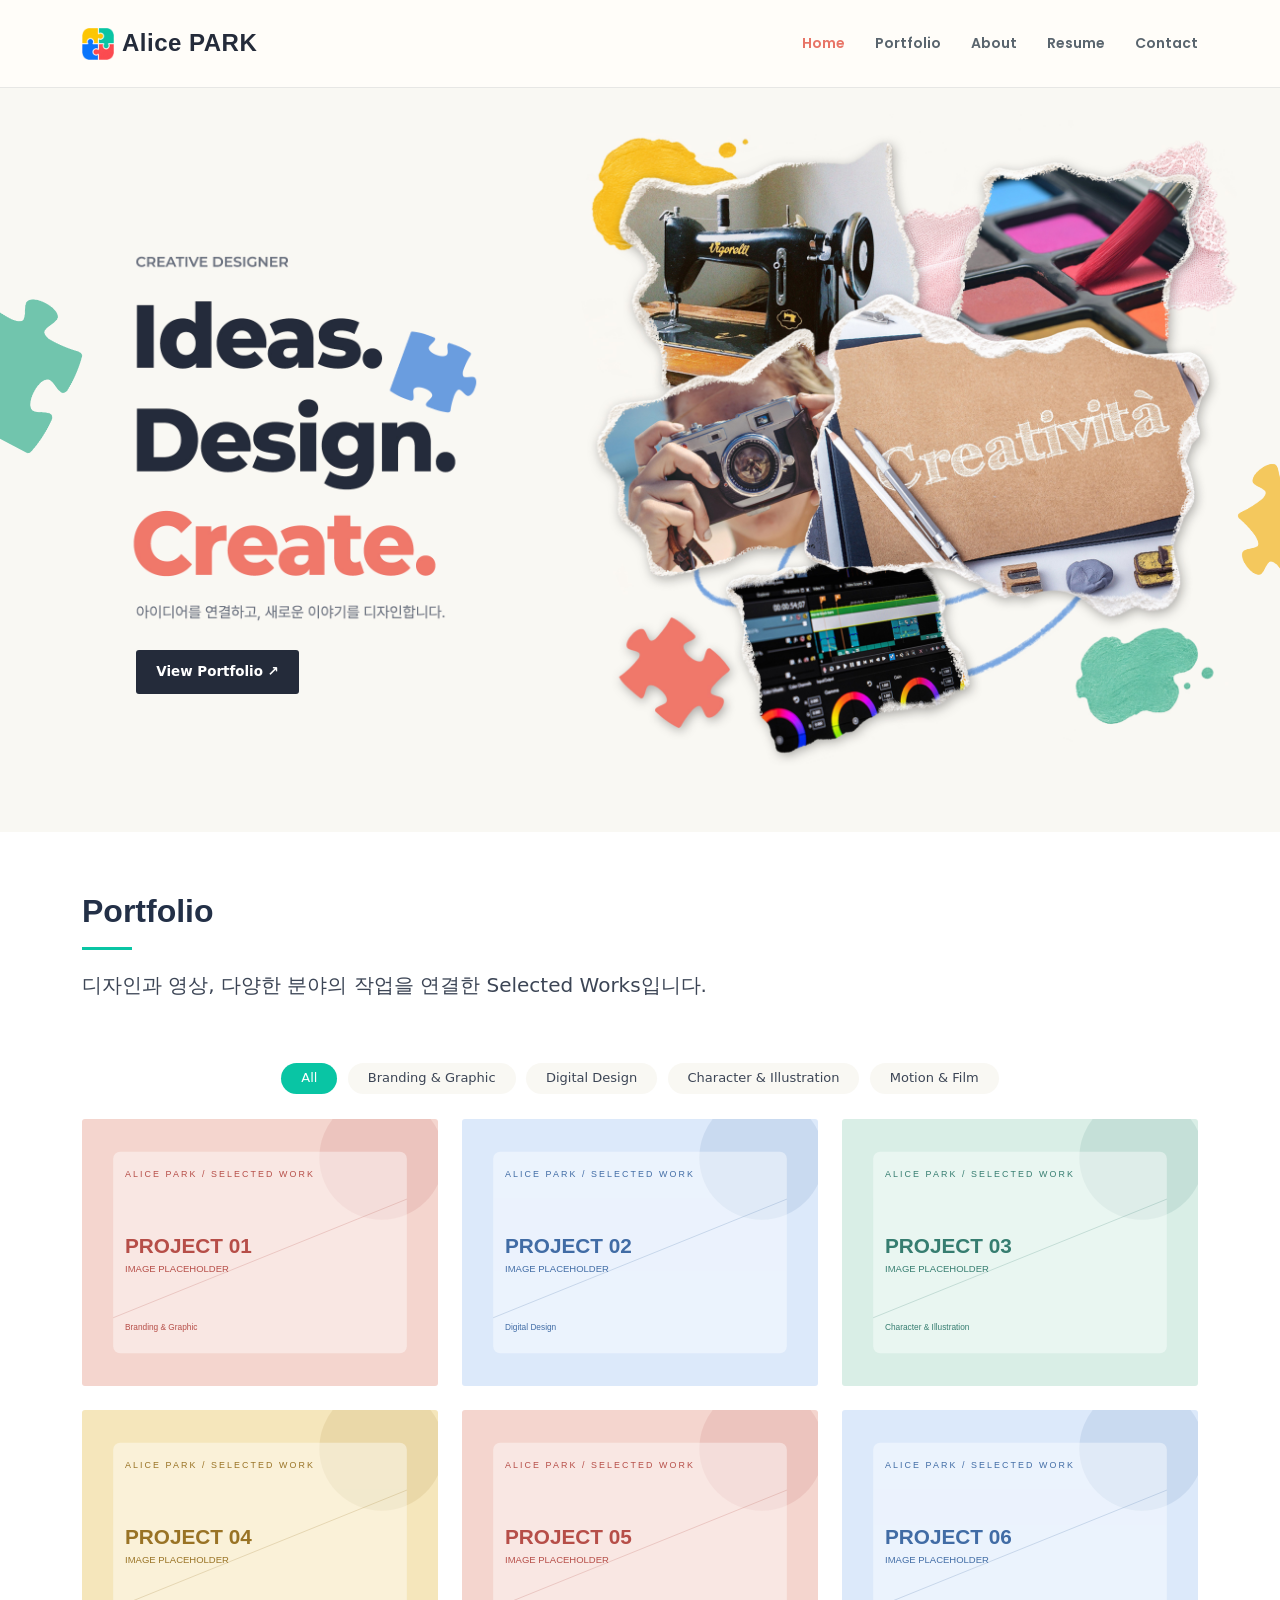
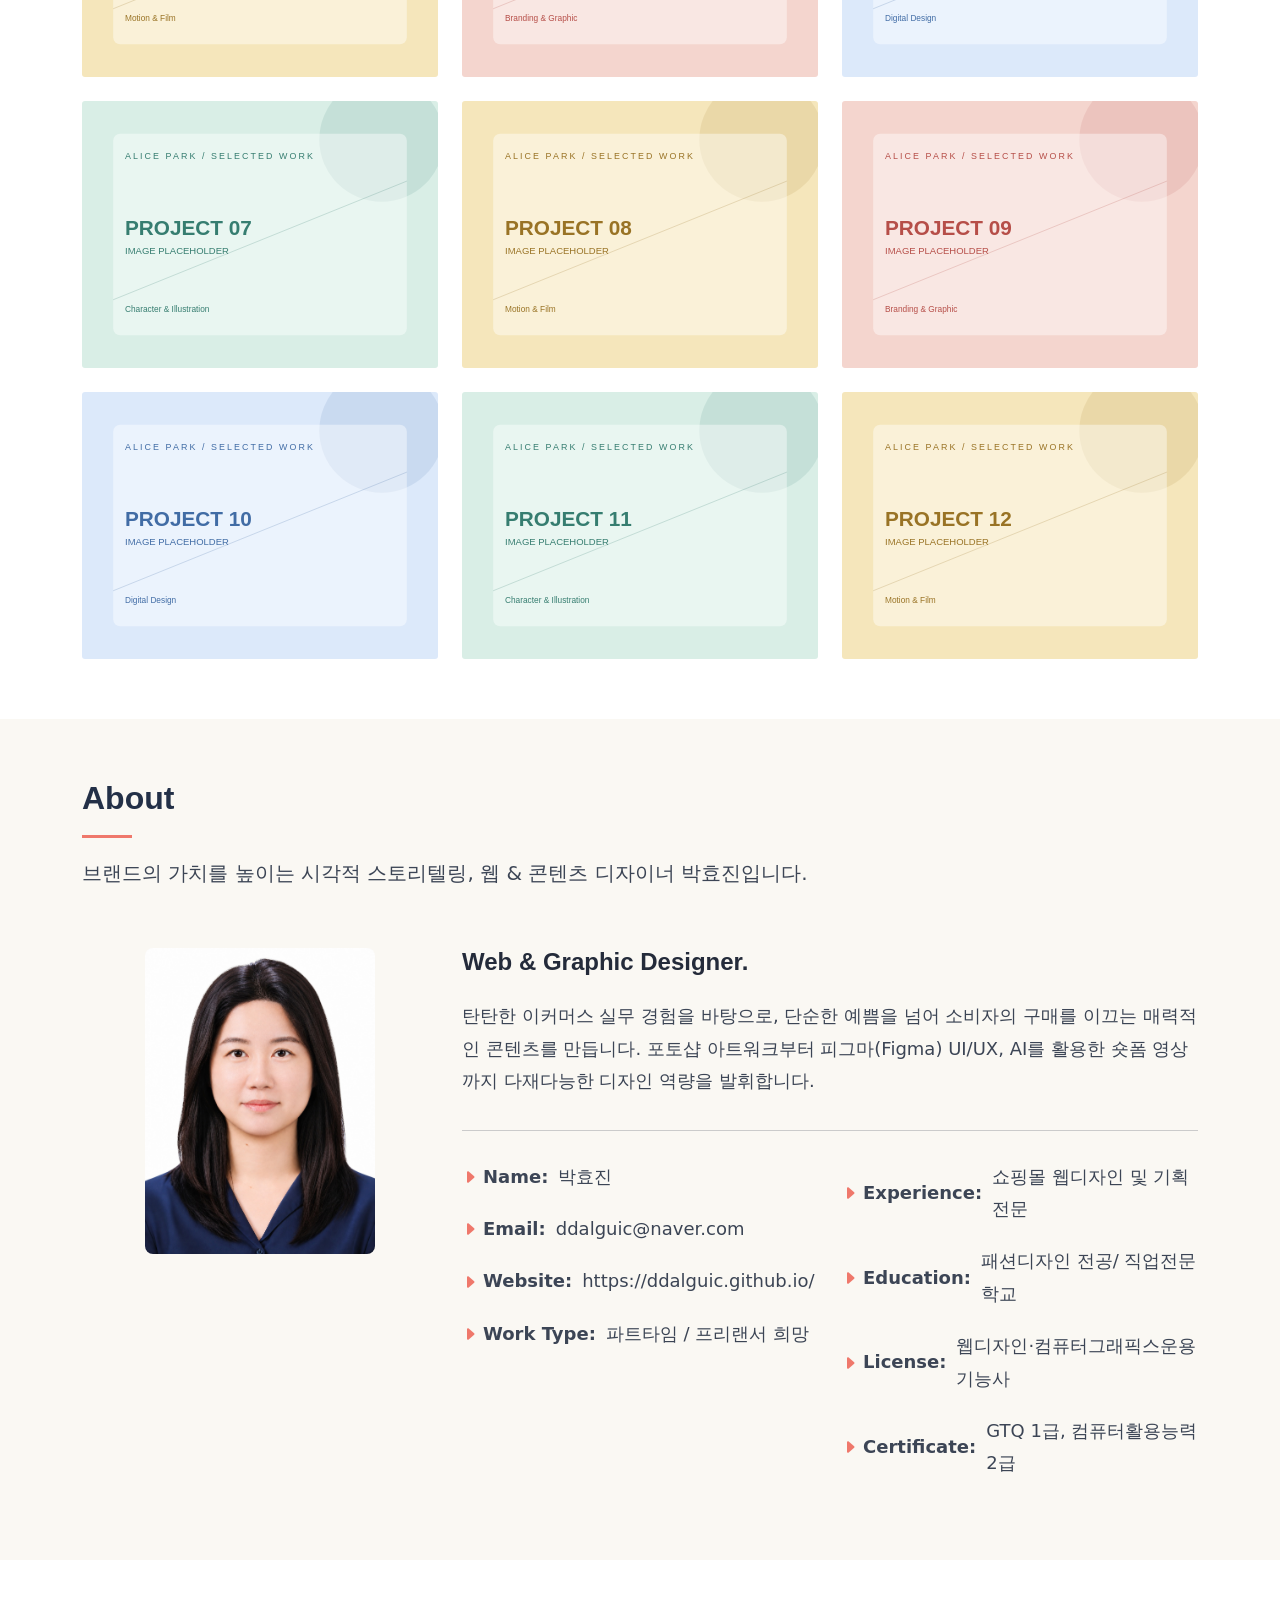
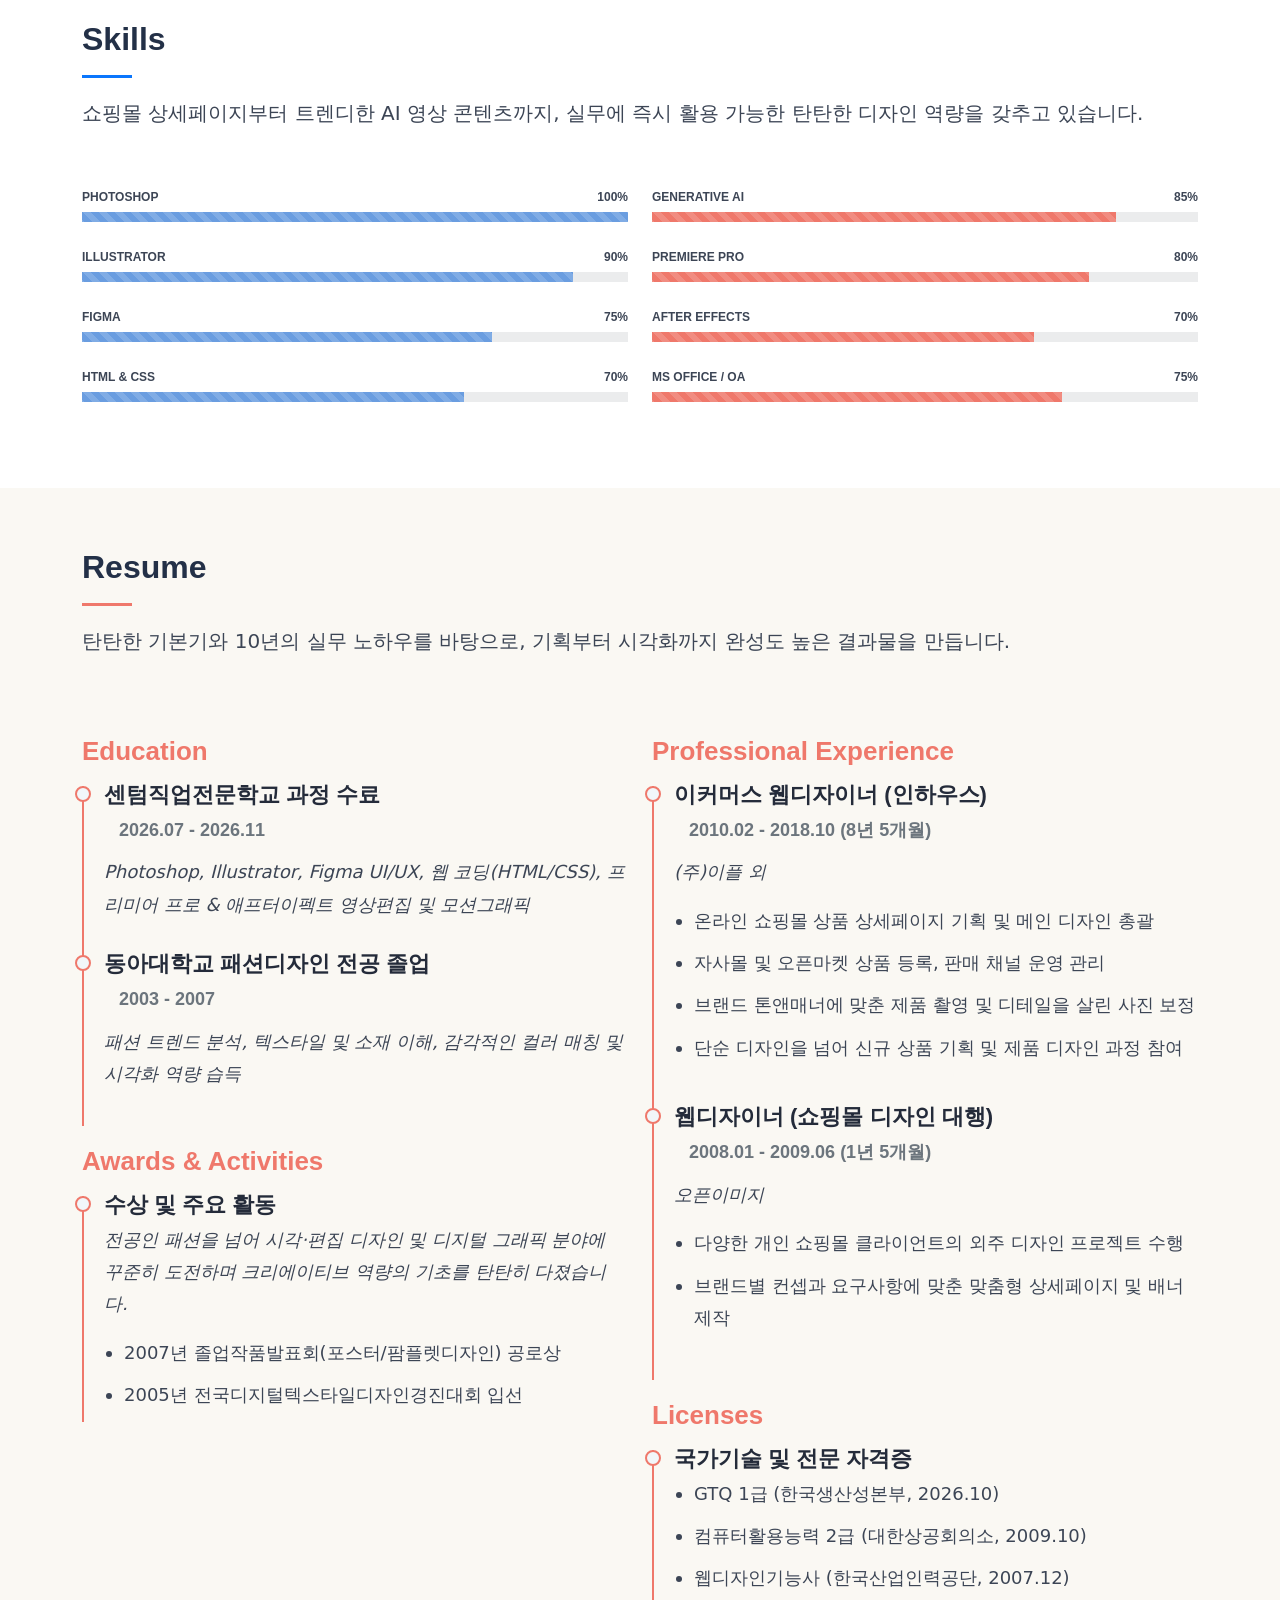
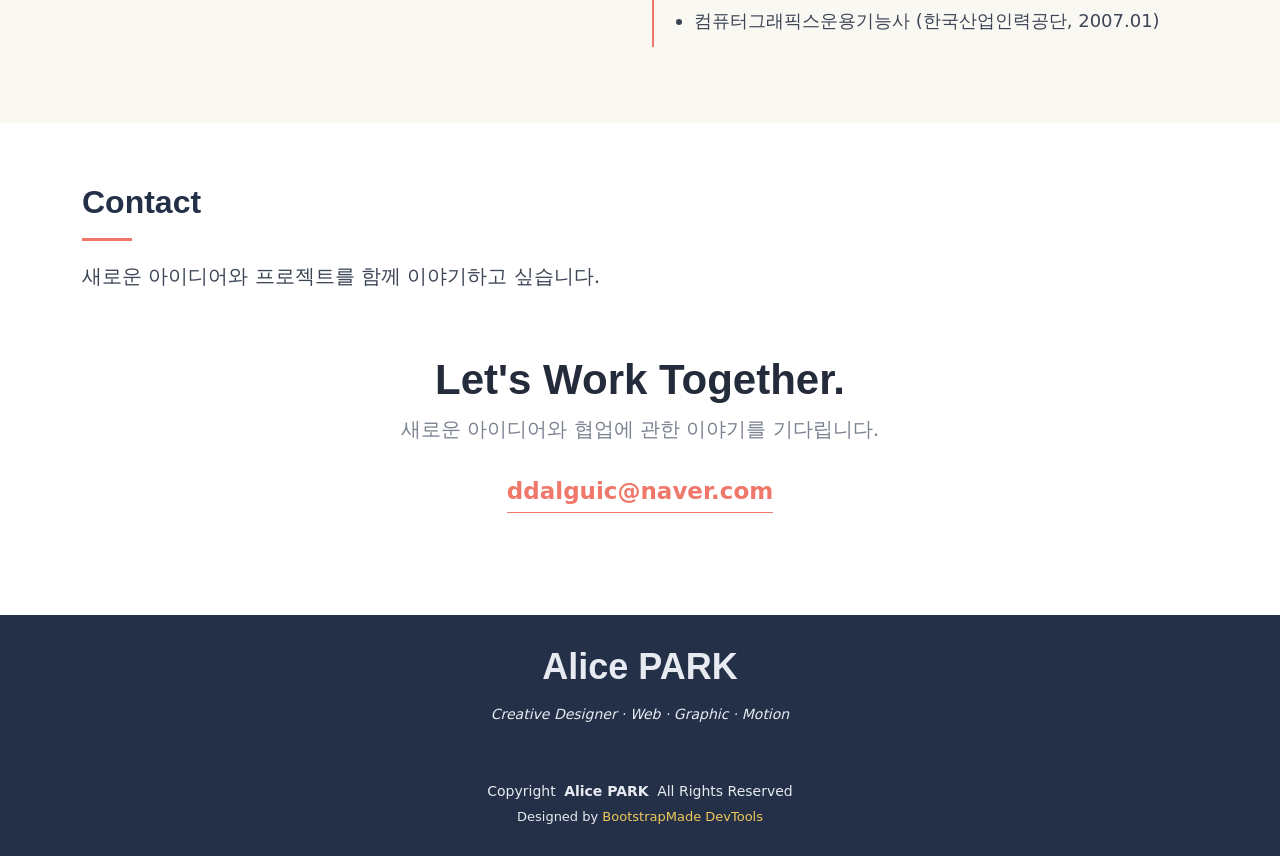
<file: index.html>
<!DOCTYPE html>

<html lang="ko">
<head>
  <meta charset="utf-8"/>
  <meta content="박효진" name="author"/>
  <meta content="안녕하세요. 그래픽디자인, 영상 전문입니다." name="description"/>
  <meta content="포트폴리오, 포토샵, 일러스트레이터, 영상, html, css, js" name="keywords"/>
  <meta content="noindex, nofollow" name="robots"/>
  <meta content="ie=edge" http-equiv="X-UA-Compatible"/>
  <meta content="width=device-width, initial-scale=1.0" name="viewport"/>

<title>디자이너 박효진 포트폴리오</title>

  <!-- Favicons -->
  <link href="assets/img/favicon.png" rel="icon"/>
  <link href="assets/img/apple-touch-icon.png" rel="apple-touch-icon"/>
  <!-- Fonts -->
  <link href="https://fonts.googleapis.com" rel="preconnect"/>
  <link crossorigin="" href="https://fonts.gstatic.com" rel="preconnect"/>
  <link href="https://fonts.googleapis.com/css2?family=Roboto:ital,wght@0,100;0,300;0,400;0,500;0,700;0,900;1,100;1,300;1,400;1,500;1,700;1,900&amp;family=Poppins:ital,wght@0,100;0,200;0,300;0,400;0,500;0,600;0,700;0,800;0,900;1,100;1,200;1,300;1,400;1,500;1,600;1,700;1,800;1,900&amp;family=Playfair+Display:ital,wght@0,400;0,500;0,600;0,700;0,800;0,900;1,400;1,500;1,600;1,700;1,800;1,900&amp;display=swap" rel="stylesheet"/>
  <!-- Vendor CSS Files -->
  <link href="assets/vendor/bootstrap/css/bootstrap.min.css" rel="stylesheet"/>
  <link href="assets/vendor/bootstrap-icons/bootstrap-icons.css" rel="stylesheet"/>
  <link href="assets/vendor/aos/aos.css" rel="stylesheet"/>
  <link href="assets/vendor/glightbox/css/glightbox.min.css" rel="stylesheet"/>
  <link href="assets/vendor/swiper/swiper-bundle.min.css" rel="stylesheet"/>
  <!-- Main CSS File -->
  <link href="assets/css/main.css" rel="stylesheet"/>
  <link href="assets/css/alice-custom.css" rel="stylesheet"/>
</head>

<body class="index-page">
  <header class="header d-flex align-items-center sticky-top" id="header">
    <div class="container-fluid container-xl position-relative d-flex align-items-center justify-content-between">
      <a class="logo d-flex align-items-center" href="index.html">
        <!-- Uncomment the line below if you also wish to use an image logo -->
        <img alt="Alice PARK puzzle mark" src="assets/img/logo.png"/>
        <h1 class="sitename">Alice PARK</h1>
      </a>

      <nav class="navmenu" id="navmenu">
        <ul>
          <li><a class="active" href="#hero">Home</a></li>
          <li><a href="#portfolio">Portfolio</a></li>
          <li><a href="#about">About</a></li>
          <li><a href="#resume">Resume</a></li>
          <li><a href="#contact">Contact</a></li>
        </ul>
        <i class="mobile-nav-toggle d-xl-none bi bi-list"></i>
      </nav>
    </div>
  </header>

  <main class="main">

  <!-- Hero Section -->
  <!-- ===== 메인 비주얼 시작: 이미지 교체는 assets/img/main_left.jpg, main_right.jpg ===== -->
  <section class="hero section alice-hero" id="hero">
    <div class="container alice-hero-inner alice-hero-images">
      <div class="alice-image-panel alice-image-left">
        <!-- 왼쪽 타이포그래피 이미지 -->
        <img alt="Alice PARK creative designer typography" class="alice-hero-img" fetchpriority="high" src="assets/img/main_left.jpg"/>
        <a class="alice-image-button" href="#portfolio">View Portfolio  ↗</a>
      </div>
      <div class="alice-image-panel alice-image-right">
        <!-- 오른쪽 콜라주 이미지 -->
        <img alt="Alice PARK creative works collage" class="alice-hero-img" src="assets/img/main_right.jpg"/>
      </div>
    </div>
    <!-- 왼쪽 민트 퍼즐: 회전 및 위치는 alice-custom.css에서 수정 -->
    <img alt="" aria-hidden="true" class="alice-edge-puzzle alice-edge-left" src="assets/img/puzzle-left.png"/>
    <!-- 오른쪽 블루 퍼즐: 회전 및 위치는 alice-custom.css에서 수정 -->
    <img alt="" aria-hidden="true" class="alice-edge-puzzle alice-edge-right" src="assets/img/puzzle-right.png"/>
  </section>
  <!-- ===== 메인 비주얼 끝 ===== -->
  <!-- /Hero Section -->

  <!-- Portfolio Section -->
  <section class="portfolio section" id="portfolio">
    <!-- Section Title -->
    <div class="container section-title" data-aos="fade-up">
      <h2>Portfolio</h2>
      <p>디자인과 영상, 다양한 분야의 작업을 연결한 Selected Works입니다.</p>
    </div>
    <!-- End Section Title -->

    <div class="container">
      <div class="isotope-layout" data-default-filter="*" data-layout="masonry" data-sort="original-order">
        <ul class="portfolio-filters isotope-filters" data-aos="fade-up" data-aos-delay="100">
          <li class="filter-active" data-filter="*">All</li>
          <li data-filter=".filter-branding">Branding &amp; Graphic</li>
          <li data-filter=".filter-digital">Digital Design</li>
          <li data-filter=".filter-character">Character &amp; Illustration</li>
          <li data-filter=".filter-film">Motion &amp; Film</li>
        </ul>
        <!-- End Portfolio Filters -->
        <div class="row gy-4 isotope-container" data-aos="fade-up" data-aos-delay="200">
          <div class="col-lg-4 col-md-6 portfolio-item isotope-item filter-branding">
            <img alt="MORÉ Branding placeholder" class="img-fluid" src="assets/img/work-placeholders/work-01.svg"/>
            <div class="portfolio-info">
              <h4>MORÉ Branding</h4>
              <p>Branding &amp; Graphic</p>
              <a class="glightbox preview-link" data-gallery="portfolio-gallery-branding" href="assets/img/work-placeholders/work-01.svg" title="MORÉ Branding">
                <i class="bi bi-zoom-in"></i>
              </a>
              <a aria-label="MORÉ Branding 상세 설명 보기" class="details-link" href="portfolio-details2.html" title="MORÉ Branding 상세 설명">
                <i class="bi bi-link-45deg"></i>
              </a>
            </div>
          </div>
          <div class="col-lg-4 col-md-6 portfolio-item isotope-item filter-digital">
            <img alt="Alice PARK Portfolio placeholder" class="img-fluid" src="assets/img/work-placeholders/work-02.svg"/>
            <div class="portfolio-info">
              <h4>Alice PARK Portfolio</h4>
              <p>Digital Design</p>
              <a class="glightbox preview-link" data-gallery="portfolio-gallery-digital" href="assets/img/work-placeholders/work-02.svg" title="Alice PARK Portfolio">
                <i class="bi bi-zoom-in"></i>
              </a>
              <a aria-label="Alice PARK Portfolio 상세 설명 보기" class="details-link" href="portfolio-details2.html" title="Alice PARK Portfolio 상세 설명">
                <i class="bi bi-link-45deg"></i>
              </a>
            </div>
          </div>
          <div class="col-lg-4 col-md-6 portfolio-item isotope-item filter-character">
            <img alt="PATCHY Character placeholder" class="img-fluid" src="assets/img/work-placeholders/work-03.svg"/>
            <div class="portfolio-info">
              <h4>PATCHY Character</h4>
              <p>Character &amp; Illustration</p>
              <a class="glightbox preview-link" data-gallery="portfolio-gallery-character" href="assets/img/work-placeholders/work-03.svg" title="PATCHY Character">
                <i class="bi bi-zoom-in"></i>
              </a>
              <a aria-label="PATCHY Character 상세 설명 보기" class="details-link" href="portfolio-details2.html" title="PATCHY Character 상세 설명">
                <i class="bi bi-link-45deg"></i>
              </a>
            </div>
          </div>
          <div class="col-lg-4 col-md-6 portfolio-item isotope-item filter-film">
            <img alt="Cosmetic Commercial placeholder" class="img-fluid" src="assets/img/work-placeholders/work-04.svg"/>
            <div class="portfolio-info">
              <h4>Cosmetic Commercial</h4>
              <p>Motion &amp; Film</p>
              <a class="glightbox preview-link" data-gallery="portfolio-gallery-film" href="assets/img/work-placeholders/work-04.svg" title="Cosmetic Commercial">
                <i class="bi bi-zoom-in"></i>
              </a>
              <a aria-label="Cosmetic Commercial 상세 설명 보기" class="details-link" href="portfolio-details2.html" title="Cosmetic Commercial 상세 설명">
                <i class="bi bi-link-45deg"></i>
              </a>
            </div>
          </div>
          <div class="col-lg-4 col-md-6 portfolio-item isotope-item filter-branding">
            <img alt="MORÉ Detail Page placeholder" class="img-fluid" src="assets/img/work-placeholders/work-05.svg"/>
            <div class="portfolio-info">
              <h4>MORÉ Detail Page</h4>
              <p>Branding &amp; Graphic</p>
              <a class="glightbox preview-link" data-gallery="portfolio-gallery-branding" href="assets/img/work-placeholders/work-05.svg" title="MORÉ Detail Page">
                <i class="bi bi-zoom-in"></i>
              </a>
              <a aria-label="MORÉ Detail Page 상세 설명 보기" class="details-link" href="portfolio-details2.html" title="MORÉ Detail Page 상세 설명">
                <i class="bi bi-link-45deg"></i>
              </a>
            </div>
          </div>
          <div class="col-lg-4 col-md-6 portfolio-item isotope-item filter-digital">
            <img alt="쑥쑥포켓 App placeholder" class="img-fluid" src="assets/img/work-placeholders/work-06.svg"/>
            <div class="portfolio-info">
              <h4>쑥쑥포켓 App</h4>
              <p>Digital Design</p>
              <a class="glightbox preview-link" data-gallery="portfolio-gallery-digital" href="assets/img/work-placeholders/work-06.svg" title="쑥쑥포켓 App">
                <i class="bi bi-zoom-in"></i>
              </a>
              <a aria-label="쑥쑥포켓 App 상세 설명 보기" class="details-link" href="portfolio-details2.html" title="쑥쑥포켓 App 상세 설명">
                <i class="bi bi-link-45deg"></i>
              </a>
            </div>
          </div>
          <div class="col-lg-4 col-md-6 portfolio-item isotope-item filter-character">
            <img alt="AI Picture Book placeholder" class="img-fluid" src="assets/img/work-placeholders/work-07.svg"/>
            <div class="portfolio-info">
              <h4>AI Picture Book</h4>
              <p>Character &amp; Illustration</p>
              <a class="glightbox preview-link" data-gallery="portfolio-gallery-character" href="assets/img/work-placeholders/work-07.svg" title="AI Picture Book">
                <i class="bi bi-zoom-in"></i>
              </a>
              <a aria-label="AI Picture Book 상세 설명 보기" class="details-link" href="portfolio-details2.html" title="AI Picture Book 상세 설명">
                <i class="bi bi-link-45deg"></i>
              </a>
            </div>
          </div>
          <div class="col-lg-4 col-md-6 portfolio-item isotope-item filter-film">
            <img alt="Cinematic Film placeholder" class="img-fluid" src="assets/img/work-placeholders/work-08.svg"/>
            <div class="portfolio-info">
              <h4>Cinematic Film</h4>
              <p>Motion &amp; Film</p>
              <a class="glightbox preview-link" data-gallery="portfolio-gallery-film" href="assets/img/work-placeholders/work-08.svg" title="Cinematic Film">
                <i class="bi bi-zoom-in"></i>
              </a>
              <a aria-label="Cinematic Film 상세 설명 보기" class="details-link" href="portfolio-details2.html" title="Cinematic Film 상세 설명">
                <i class="bi bi-link-45deg"></i>
              </a>
            </div>
          </div>
          <div class="col-lg-4 col-md-6 portfolio-item isotope-item filter-branding">
            <img alt="OVIA Poster placeholder" class="img-fluid" src="assets/img/work-placeholders/work-09.svg"/>
            <div class="portfolio-info">
              <h4>OVIA Poster</h4>
              <p>Branding &amp; Graphic</p>
              <a class="glightbox preview-link" data-gallery="portfolio-gallery-branding" href="assets/img/work-placeholders/work-09.svg" title="OVIA Poster">
                <i class="bi bi-zoom-in"></i>
              </a>
              <a aria-label="OVIA Poster 상세 설명 보기" class="details-link" href="portfolio-details2.html" title="OVIA Poster 상세 설명">
                <i class="bi bi-link-45deg"></i>
              </a>
            </div>
          </div>
          <div class="col-lg-4 col-md-6 portfolio-item isotope-item filter-digital">
            <img alt="Responsive Web Design placeholder" class="img-fluid" src="assets/img/work-placeholders/work-10.svg"/>
            <div class="portfolio-info">
              <h4>Responsive Web Design</h4>
              <p>Digital Design</p>
              <a class="glightbox preview-link" data-gallery="portfolio-gallery-digital" href="assets/img/work-placeholders/work-10.svg" title="Responsive Web Design">
                <i class="bi bi-zoom-in"></i>
              </a>
              <a aria-label="Responsive Web Design 상세 설명 보기" class="details-link" href="portfolio-details2.html" title="Responsive Web Design 상세 설명">
                <i class="bi bi-link-45deg"></i>
              </a>
            </div>
          </div>
          <div class="col-lg-4 col-md-6 portfolio-item isotope-item filter-character">
            <img alt="AI Illustration placeholder" class="img-fluid" src="assets/img/work-placeholders/work-11.svg"/>
            <div class="portfolio-info">
              <h4>AI Illustration</h4>
              <p>Character &amp; Illustration</p>
              <a class="glightbox preview-link" data-gallery="portfolio-gallery-character" href="assets/img/work-placeholders/work-11.svg" title="AI Illustration">
                <i class="bi bi-zoom-in"></i>
              </a>
              <a aria-label="AI Illustration 상세 설명 보기" class="details-link" href="portfolio-details2.html" title="AI Illustration 상세 설명">
                <i class="bi bi-link-45deg"></i>
              </a>
            </div>
          </div>
          <div class="col-lg-4 col-md-6 portfolio-item isotope-item filter-film">
            <img alt="Competition Film placeholder" class="img-fluid" src="assets/img/work-placeholders/work-12.svg"/>
            <div class="portfolio-info">
              <h4>Competition Film</h4>
              <p>Motion &amp; Film</p>
              <a class="glightbox preview-link" data-gallery="portfolio-gallery-film" href="assets/img/work-placeholders/work-12.svg" title="Competition Film">
                <i class="bi bi-zoom-in"></i>
              </a>
              <a aria-label="Competition Film 상세 설명 보기" class="details-link" href="portfolio-details2.html" title="Competition Film 상세 설명">
                <i class="bi bi-link-45deg"></i>
              </a>
            </div>
          </div>
        </div>
      <!-- End Portfolio Container -->
      </div>
    </div>
  </section>
  <!-- /Portfolio Section -->

  <!-- About Section -->
  <section class="about section light-background" id="about">
    <!-- Section Title -->
    <div class="container section-title" data-aos="fade-up">
      <h2>About</h2>
      <p>브랜드의 가치를 높이는 시각적 스토리텔링, 웹 &amp; 콘텐츠 디자이너 박효진입니다.</p>
    </div>
    <!-- End Section Title -->
    <div class="container" data-aos="fade-up" data-aos-delay="100">
      <div class="row gy-4 justify-content-center">
        <div class="col-lg-4 alice-about-photo-column">
        <!-- 프로필 사진 교체: assets/img/about-profile.jpg -->
        <img alt="박효진프로필" class="img-fluid alice-about-photo" loading="lazy" src="assets/img/about-profile.jpg"/>
        </div>
        <div class="col-lg-8 content">
          <h2>Web &amp; Graphic Designer.</h2>
          <p class="py-3">
          탄탄한 이커머스 실무 경험을 바탕으로, 단순한 예쁨을 넘어 소비자의 구매를 이끄는 매력적인 콘텐츠를 만듭니다. 포토샵 아트워크부터 피그마(Figma) UI/UX, AI를 활용한 숏폼 영상까지 다재다능한 디자인 역량을 발휘합니다.
          </p>
          <hr/>
          <div class="row">
            <div class="col-lg-6">
              <ul>
                <li>
                  <i class="bi bi-caret-right-fill"></i>
                  <strong>Name:</strong>
                  <span>박효진</span>
                </li>
                <li>
                  <i class="bi bi-caret-right-fill"></i>
                  <strong>Email:</strong>
                  <span>ddalguic@naver.com</span>
                </li>
                <li>
                  <i class="bi bi-caret-right-fill"></i>
                  <strong>Website:</strong>
                  <span>https://ddalguic.github.io/</span>
                </li>
                <li>
                  <i class="bi bi-caret-right-fill"></i>
                  <strong>Work Type:</strong>
                  <span>파트타임 / 프리랜서 희망</span>
                </li>
              </ul>
            </div>
            <div class="col-lg-6">
              <ul>
                <li>
                  <i class="bi bi-caret-right-fill"></i>
                  <strong>Experience:</strong>
                  <span>쇼핑몰 웹디자인 및 기획 전문</span>
                </li>
                <li>
                  <i class="bi bi-caret-right-fill"></i>
                  <strong>Education:</strong>
                  <span>패션디자인 전공/ 직업전문학교</span>
                </li>
                <li>
                  <i class="bi bi-caret-right-fill"></i>
                  <strong>License:</strong>
                  <span>웹디자인·컴퓨터그래픽스운용기능사</span>
                </li>
                  <li>
                  <i class="bi bi-caret-right-fill"></i>
                  <strong>Certificate:</strong>
                  <span>GTQ 1급, 컴퓨터활용능력 2급</span>
                </li>
              </ul>
            </div>
          </div>
        </div>
      </div>
    </div>
  </section>
  <!-- /About Section -->

  <!-- Skills Section -->
  <section class="skills section" id="skills">
    <!-- Skills 그래프 색상은 assets/css/alice-custom.css의 Skills 섹션에서 관리 -->
    <!-- Section Title -->
    <div class="container section-title" data-aos="fade-up">
      <h2>Skills</h2>
      <p>쇼핑몰 상세페이지부터 트렌디한 AI 영상 콘텐츠까지, 실무에 즉시 활용 가능한 탄탄한 디자인 역량을 갖추고 있습니다.
      </p>
    </div>
    <!-- End Section Title -->
    <div class="container" data-aos="fade-up" data-aos-delay="100">
      <div class="row skills-content skills-animation">
        <div class="col-lg-6">
          <div class="progress">
            <span class="skill">
              <span>Photoshop</span>
              <i class="val">100%</i>
            </span>
            <div class="progress-bar-wrap">
              <div aria-valuemax="100" aria-valuemin="0" aria-valuenow="100" class="progress-bar progress-bar-striped progress-bar-animated" role="progressbar" style="width: 75%;">
              </div>
            </div>
          </div>
          <!-- End Skills Item -->
          <div class="progress">
            <span class="skill">
              <span>Illustrator</span>
              <i class="val">90%</i>
            </span>
            <div class="progress-bar-wrap">
              <div aria-valuemax="100" aria-valuemin="0" aria-valuenow="90" class="progress-bar progress-bar-striped progress-bar-animated" role="progressbar" style="width: 75%;">
              </div>
            </div>
          </div>
          <!-- End Skills Item -->
          <div class="progress">
            <span class="skill">
              <span>Figma</span>
              <i class="val">75%</i>
            </span>
            <div class="progress-bar-wrap">
              <div aria-valuemax="100" aria-valuemin="0" aria-valuenow="75" class="progress-bar progress-bar-striped progress-bar-animated" role="progressbar" style="width: 75%;">
              </div>
            </div>
          </div>
          <!-- End Skills Item -->
          <div class="progress">
            <span class="skill">
              <span>HTML &amp; CSS</span>
              <i class="val">70%</i>
            </span>
            <div class="progress-bar-wrap">
              <div aria-valuemax="100" aria-valuemin="0" aria-valuenow="70" class="progress-bar progress-bar-striped progress-bar-animated" role="progressbar" style="width: 75%;">
              </div>
            </div>
          </div>
          <!-- End Skills Item -->
        </div>
        <div class="col-lg-6">
          <div class="progress">
            <span class="skill">
              <span>Generative AI</span>
              <i class="val">85%</i>
            </span>
            <div class="progress-bar-wrap">
              <div aria-valuemax="100" aria-valuemin="0" aria-valuenow="85" class="progress-bar progress-bar-striped progress-bar-animated" role="progressbar" style="width: 75%;">
              </div>
            </div>
          </div>
          <!-- End Skills Item -->
          <div class="progress">
            <span class="skill">
              <span>Premiere Pro</span>
              <i class="val">80%</i>
              </span>
            <div class="progress-bar-wrap">
              <div aria-valuemax="100" aria-valuemin="0" aria-valuenow="80" class="progress-bar progress-bar-striped progress-bar-animated" role="progressbar" style="width: 75%;">
              </div>
            </div>
          </div>
          <!-- End Skills Item -->
          <div class="progress">
            <span class="skill">
              <span>After Effects</span>
              <i class="val">70%</i>
            </span>
            <div class="progress-bar-wrap">
              <div aria-valuemax="100" aria-valuemin="0" aria-valuenow="70" class="progress-bar progress-bar-striped progress-bar-animated" role="progressbar" style="width: 75%;">
              </div>
            </div>
          </div>
          <!-- End Skills Item -->
          <div class="progress">
          <span class="skill">
            <span>MS Office / OA</span>
            <i class="val">75%</i>
          </span>
          <div class="progress-bar-wrap">
            <div aria-valuemax="100" aria-valuemin="0" aria-valuenow="75" class="progress-bar progress-bar-striped progress-bar-animated" role="progressbar" style="width: 75%;">
            </div>
          </div>
        </div>
        <!-- End Skills Item -->
        </div>
      </div>
    </div>
  </section>
  <!-- /Skills Section -->

  <!-- Resume Section -->
  <section class="resume section light-background" id="resume">
    <!-- Section Title -->
    <div class="container section-title" data-aos="fade-up">
      <h2>Resume</h2>
      <p>탄탄한 기본기와 10년의 실무 노하우를 바탕으로, 기획부터 시각화까지 완성도 높은 결과물을 만듭니다.</p>
    </div>
    <!-- End Section Title -->
    <div class="container">
      <div class="row">
        <div class="col-lg-6" data-aos="fade-up" data-aos-delay="100">
          <h3 class="resume-title">Education</h3>
          <div class="resume-item">
            <h4>센텀직업전문학교 과정 수료</h4>
            <h5>2026.07 - 2026.11</h5>
            <p>
              <em>Photoshop, Illustrator, Figma UI/UX, 웹 코딩(HTML/CSS), 프리미어 프로 &amp; 애프터이펙트 영상편집 및 모션그래픽</em>
            </p>
          </div>
          <!-- Edn Resume Item -->
          <div class="resume-item">
            <h4>동아대학교 패션디자인 전공 졸업</h4>
            <h5>2003 - 2007</h5>
            <p>
              <em>패션 트렌드 분석, 텍스타일 및 소재 이해, 감각적인 컬러 매칭 및 시각화 역량 습득</em>
            </p>
          </div>
          <!-- Edn Resume Item -->
          <h3 class="resume-title">Awards &amp; Activities</h3>
          <div class="resume-item pb-0">
            <h4>수상 및 주요 활동</h4>
            <p>
              <em>전공인 패션을 넘어 시각·편집 디자인 및 디지털 그래픽 분야에 꾸준히 도전하며 크리에이티브 역량의 기초를 탄탄히 다졌습니다.</em>
            </p>
            <ul>
              <li>2007년 졸업작품발표회(포스터/팜플렛디자인) 공로상</li>
              <li>2005년 전국디지털텍스타일디자인경진대회 입선</li>
            </ul>
          </div>
          <!-- Edn Resume Item -->
        </div>
        <div class="col-lg-6" data-aos="fade-up" data-aos-delay="200">
          <h3 class="resume-title">Professional Experience</h3>
          <div class="resume-item">
            <h4>이커머스 웹디자이너 (인하우스)</h4>
            <h5>2010.02 - 2018.10 (8년 5개월)</h5>
            <p>
              <em>(주)이플 외</em>
            </p>
            <ul>
              <li>온라인 쇼핑몰 상품 상세페이지 기획 및 메인 디자인 총괄</li>
              <li>자사몰 및 오픈마켓 상품 등록, 판매 채널 운영 관리</li>
              <li>브랜드 톤앤매너에 맞춘 제품 촬영 및 디테일을 살린 사진 보정</li>
              <li>단순 디자인을 넘어 신규 상품 기획 및 제품 디자인 과정 참여</li>
            </ul>
          </div>
          <!-- Edn Resume Item -->
          <div class="resume-item">
            <h4>웹디자이너 (쇼핑몰 디자인 대행)</h4>
            <h5>2008.01 - 2009.06 (1년 5개월)</h5>
            <p>
              <em>오픈이미지</em>
            </p>
            <ul>
              <li>다양한 개인 쇼핑몰 클라이언트의 외주 디자인 프로젝트 수행</li>
              <li>브랜드별 컨셉과 요구사항에 맞춘 맞춤형 상세페이지 및 배너 제작</li>
            </ul>
          </div>
          <h3 class="resume-title">Licenses</h3>
          <div class="resume-item">
            <h4>국가기술 및 전문 자격증</h4>
            <ul>
              <li>GTQ 1급 (한국생산성본부, 2026.10)</li>
              <li>컴퓨터활용능력 2급 (대한상공회의소, 2009.10)</li>
              <li>웹디자인기능사 (한국산업인력공단, 2007.12)</li>
              <li>컴퓨터그래픽스운용기능사 (한국산업인력공단, 2007.01)</li>
            </ul>
          </div>
          <!-- Edn Resume Item -->
        </div>
      </div>
    </div>
  </section>
  <!-- /Resume Section -->
  
  <!-- Contact Section -->
  <section class="contact section alice-contact" id="contact">
    <div class="container">
      <div class="section-title">
      <h2>Contact</h2>
      <p>새로운 아이디어와 프로젝트를 함께 이야기하고 싶습니다.</p>
      </div>
      <div class="alice-contact-content">
        <!-- 이메일 주소를 변경할 때 아래 mailto와 표시 텍스트를 함께 수정하세요 -->
        <h3>Let's Work Together.</h3>
        <p>새로운 아이디어와 협업에 관한 이야기를 기다립니다.</p>
        <a class="alice-email-link" href="mailto:ddalguic@naver.com">ddalguic@naver.com</a>
      </div>
    </div>
  </section>
  <!-- /Contact Section -->
  </main>

  <footer class="footer light-background" id="footer">
    <div class="container">
      <h3 class="sitename">Alice PARK</h3>
      <p>Creative Designer · Web · Graphic · Motion</p>

      <!-- <div class="social-links d-flex justify-content-center">
      <a href=""><i class="bi bi-instagram"></i></a>
      <a href=""><i class="bi bi-skype"></i></a>
      <a href=""><i class="bi bi-linkedin"></i></a>
      </div> -->
      
      <div class="container">
        <div class="copyright">
          <span>Copyright</span>
          <strong class="px-1 sitename">Alice PARK</strong>
          <span>All Rights Reserved</span>
        </div>
        <div class="credits">Designed by
          <a href="https://bootstrapmade.com/">BootstrapMade</a>
          <a href="https://bootstrapmade.com/tools/">DevTools</a>
        </div>
      </div>
    </div>
  </footer>

  <!-- Scroll Top -->
  <a class="scroll-top d-flex align-items-center justify-content-center" href="#" id="scroll-top">
  <i class="bi bi-arrow-up-short">
  </i>
  </a>
  <!-- Preloader -->
  <div id="preloader">
  </div>
  <!-- Vendor JS Files -->
  <script src="assets/vendor/bootstrap/js/bootstrap.bundle.min.js">
  </script>
  <script src="assets/vendor/php-email-form/validate.js">
  </script>
  <script src="assets/vendor/aos/aos.js">
  </script>
  <script src="assets/vendor/waypoints/noframework.waypoints.js">
  </script>
  <script src="assets/vendor/glightbox/js/glightbox.min.js">
  </script>
  <script src="assets/vendor/imagesloaded/imagesloaded.pkgd.min.js">
  </script>
  <script src="assets/vendor/isotope-layout/isotope.pkgd.min.js">
  </script>
  <script src="assets/vendor/swiper/swiper-bundle.min.js">
  </script>
  <!-- Main JS File -->
  <script src="assets/js/main.js">
  </script>
</body>
</html>
</file>
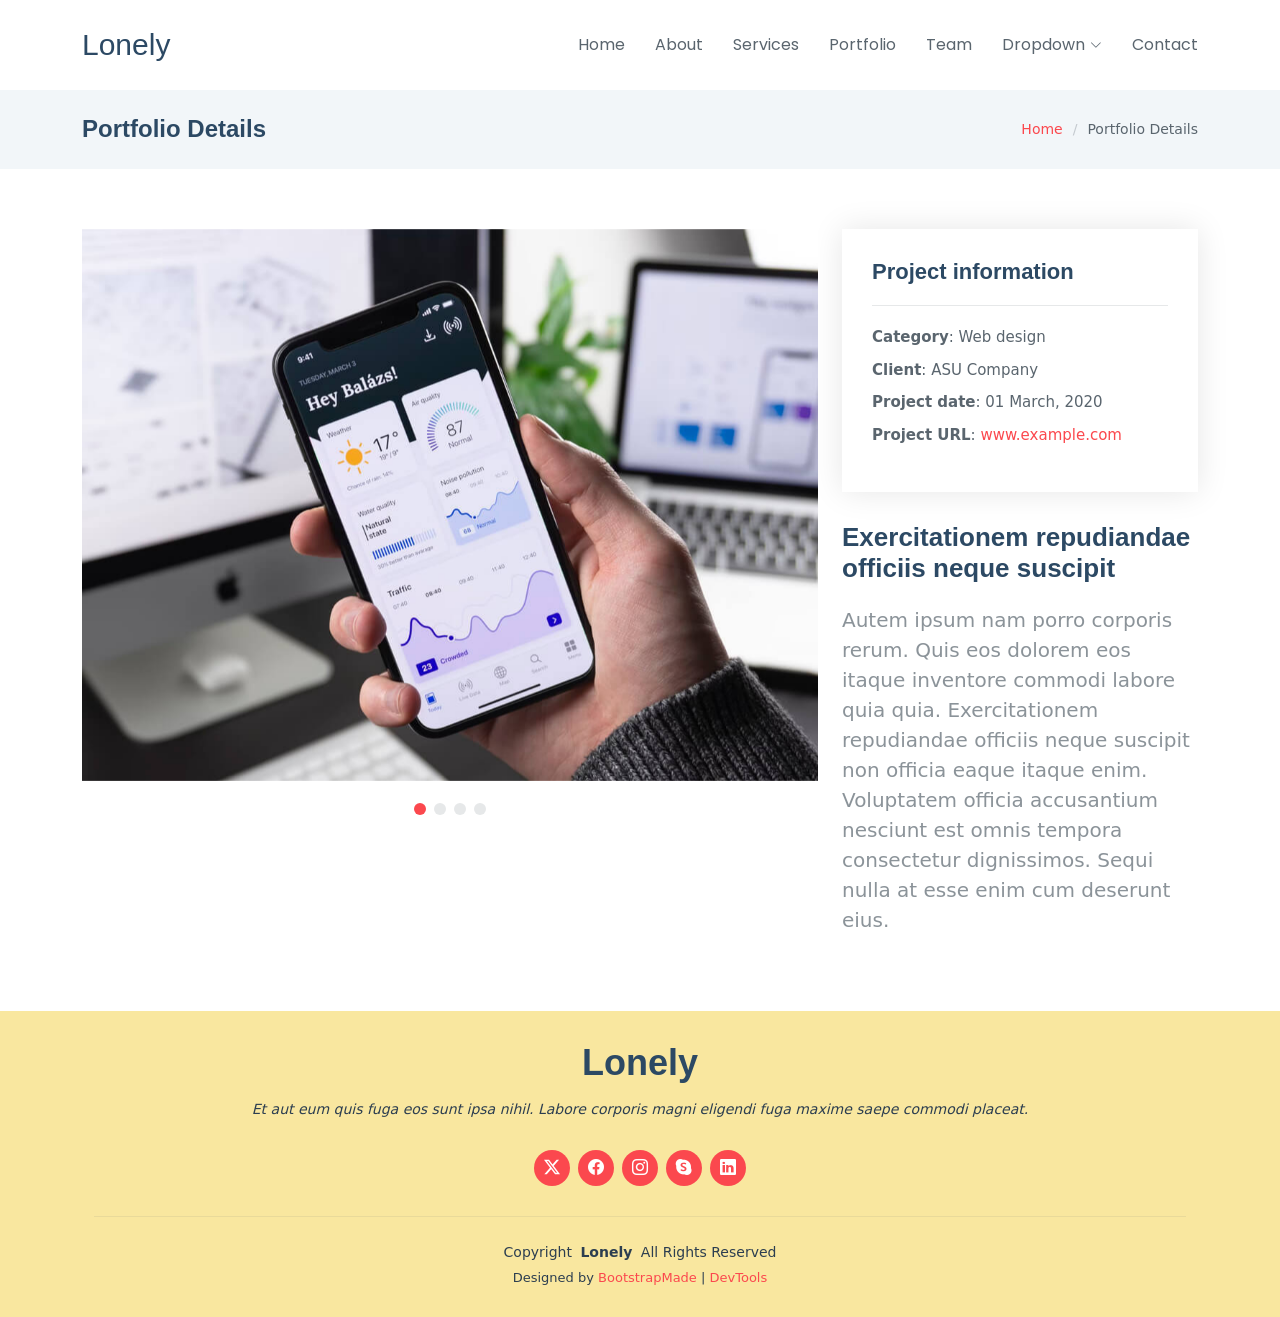
<file: portfolio-details.html>
<!DOCTYPE html>
<html lang="en">

<head>
  <meta charset="utf-8">
  <meta content="width=device-width, initial-scale=1.0" name="viewport">
  <title>Portfolio Details - Lonely Bootstrap Template</title>
  <meta name="description" content="">
  <meta name="keywords" content="">

  <!-- Favicons -->
  <link href="assets/img/favicon.png" rel="icon">
  <link href="assets/img/apple-touch-icon.png" rel="apple-touch-icon">

  <!-- Fonts -->
  <link href="https://fonts.googleapis.com" rel="preconnect">
  <link href="https://fonts.gstatic.com" rel="preconnect" crossorigin>
  <link href="https://fonts.googleapis.com/css2?family=Roboto:ital,wght@0,100;0,300;0,400;0,500;0,700;0,900;1,100;1,300;1,400;1,500;1,700;1,900&family=Poppins:ital,wght@0,100;0,200;0,300;0,400;0,500;0,600;0,700;0,800;0,900;1,100;1,200;1,300;1,400;1,500;1,600;1,700;1,800;1,900&family=Playfair+Display:ital,wght@0,400;0,500;0,600;0,700;0,800;0,900;1,400;1,500;1,600;1,700;1,800;1,900&display=swap" rel="stylesheet">

  <!-- Vendor CSS Files -->
  <link href="assets/vendor/bootstrap/css/bootstrap.min.css" rel="stylesheet">
  <link href="assets/vendor/bootstrap-icons/bootstrap-icons.css" rel="stylesheet">
  <link href="assets/vendor/aos/aos.css" rel="stylesheet">
  <link href="assets/vendor/glightbox/css/glightbox.min.css" rel="stylesheet">
  <link href="assets/vendor/swiper/swiper-bundle.min.css" rel="stylesheet">

  <!-- Main CSS File -->
  <link href="assets/css/main.css" rel="stylesheet">

  <!-- =======================================================
  * Template Name: Lonely
  * Template URL: https://bootstrapmade.com/free-html-bootstrap-template-lonely/
  * Updated: Aug 07 2024 with Bootstrap v5.3.3
  * Author: BootstrapMade.com
  * License: https://bootstrapmade.com/license/
  ======================================================== -->
</head>

<body class="portfolio-details-page">

  <header id="header" class="header d-flex align-items-center sticky-top">
    <div class="container-fluid container-xl position-relative d-flex align-items-center justify-content-between">

      <a href="index.html" class="logo d-flex align-items-center">
        <!-- Uncomment the line below if you also wish to use an image logo -->
        <!-- <img src="assets/img/logo.png" alt=""> -->
        <h1 class="sitename">Lonely</h1>
      </a>

      <nav id="navmenu" class="navmenu">
        <ul>
          <li><a href="#hero">Home</a></li>
          <li><a href="#about">About</a></li>
          <li><a href="#services">Services</a></li>
          <li><a href="#portfolio">Portfolio</a></li>
          <li><a href="#team">Team</a></li>
          <li class="dropdown"><a href="#"><span>Dropdown</span> <i class="bi bi-chevron-down toggle-dropdown"></i></a>
            <ul>
              <li><a href="#">Dropdown 1</a></li>
              <li class="dropdown"><a href="#"><span>Deep Dropdown</span> <i class="bi bi-chevron-down toggle-dropdown"></i></a>
                <ul>
                  <li><a href="#">Deep Dropdown 1</a></li>
                  <li><a href="#">Deep Dropdown 2</a></li>
                  <li><a href="#">Deep Dropdown 3</a></li>
                  <li><a href="#">Deep Dropdown 4</a></li>
                  <li><a href="#">Deep Dropdown 5</a></li>
                </ul>
              </li>
              <li><a href="#">Dropdown 2</a></li>
              <li><a href="#">Dropdown 3</a></li>
              <li><a href="#">Dropdown 4</a></li>
            </ul>
          </li>
          <li><a href="#contact">Contact</a></li>
        </ul>
        <i class="mobile-nav-toggle d-xl-none bi bi-list"></i>
      </nav>

    </div>
  </header>

  <main class="main">

    <!-- Page Title -->
    <div class="page-title light-background">
      <div class="container d-lg-flex justify-content-between align-items-center">
        <h1 class="mb-2 mb-lg-0">Portfolio Details</h1>
        <nav class="breadcrumbs">
          <ol>
            <li><a href="index.html">Home</a></li>
            <li class="current">Portfolio Details</li>
          </ol>
        </nav>
      </div>
    </div><!-- End Page Title -->

    <!-- Portfolio Details Section -->
    <section id="portfolio-details" class="portfolio-details section">

      <div class="container" data-aos="fade-up" data-aos-delay="100">

        <div class="row gy-4">

          <div class="col-lg-8">
            <div class="portfolio-details-slider swiper init-swiper">

              <script type="application/json" class="swiper-config">
                {
                  "loop": true,
                  "speed": 600,
                  "autoplay": {
                    "delay": 5000
                  },
                  "slidesPerView": "auto",
                  "pagination": {
                    "el": ".swiper-pagination",
                    "type": "bullets",
                    "clickable": true
                  }
                }
              </script>

              <div class="swiper-wrapper align-items-center">

                <div class="swiper-slide">
                  <img src="assets/img/portfolio/app-1.jpg" alt="">
                </div>

                <div class="swiper-slide">
                  <img src="assets/img/portfolio/product-1.jpg" alt="">
                </div>

                <div class="swiper-slide">
                  <img src="assets/img/portfolio/branding-1.jpg" alt="">
                </div>

                <div class="swiper-slide">
                  <img src="assets/img/portfolio/books-1.jpg" alt="">
                </div>

              </div>
              <div class="swiper-pagination"></div>
            </div>
          </div>

          <div class="col-lg-4">
            <div class="portfolio-info" data-aos="fade-up" data-aos-delay="200">
              <h3>Project information</h3>
              <ul>
                <li><strong>Category</strong>: Web design</li>
                <li><strong>Client</strong>: ASU Company</li>
                <li><strong>Project date</strong>: 01 March, 2020</li>
                <li><strong>Project URL</strong>: <a href="#">www.example.com</a></li>
              </ul>
            </div>
            <div class="portfolio-description" data-aos="fade-up" data-aos-delay="300">
              <h2>Exercitationem repudiandae officiis neque suscipit</h2>
              <p>
                Autem ipsum nam porro corporis rerum. Quis eos dolorem eos itaque inventore commodi labore quia quia. Exercitationem repudiandae officiis neque suscipit non officia eaque itaque enim. Voluptatem officia accusantium nesciunt est omnis tempora consectetur dignissimos. Sequi nulla at esse enim cum deserunt eius.
              </p>
            </div>
          </div>

        </div>

      </div>

    </section><!-- /Portfolio Details Section -->

  </main>

  <footer id="footer" class="footer light-background">
    <div class="container">
      <h3 class="sitename">Lonely</h3>
      <p>Et aut eum quis fuga eos sunt ipsa nihil. Labore corporis magni eligendi fuga maxime saepe commodi placeat.</p>
      <div class="social-links d-flex justify-content-center">
        <a href=""><i class="bi bi-twitter-x"></i></a>
        <a href=""><i class="bi bi-facebook"></i></a>
        <a href=""><i class="bi bi-instagram"></i></a>
        <a href=""><i class="bi bi-skype"></i></a>
        <a href=""><i class="bi bi-linkedin"></i></a>
      </div>
      <div class="container">
        <div class="copyright">
          <span>Copyright</span> <strong class="px-1 sitename">Lonely</strong> <span>All Rights Reserved</span>
        </div>
        <div class="credits">
          <!-- All the links in the footer should remain intact. -->
          <!-- You can delete the links only if you've purchased the pro version. -->
          <!-- Licensing information: https://bootstrapmade.com/license/ -->
          <!-- Purchase the pro version with working PHP/AJAX contact form: [buy-url] -->
          Designed by <a href="https://bootstrapmade.com/">BootstrapMade</a> | <a href="https://bootstrapmade.com/tools/">DevTools</a>
        </div>
      </div>
    </div>
  </footer>

  <!-- Scroll Top -->
  <a href="#" id="scroll-top" class="scroll-top d-flex align-items-center justify-content-center"><i class="bi bi-arrow-up-short"></i></a>

  <!-- Preloader -->
  <div id="preloader"></div>

  <!-- Vendor JS Files -->
  <script src="assets/vendor/bootstrap/js/bootstrap.bundle.min.js"></script>
  <script src="assets/vendor/php-email-form/validate.js"></script>
  <script src="assets/vendor/aos/aos.js"></script>
  <script src="assets/vendor/waypoints/noframework.waypoints.js"></script>
  <script src="assets/vendor/glightbox/js/glightbox.min.js"></script>
  <script src="assets/vendor/imagesloaded/imagesloaded.pkgd.min.js"></script>
  <script src="assets/vendor/isotope-layout/isotope.pkgd.min.js"></script>
  <script src="assets/vendor/swiper/swiper-bundle.min.js"></script>

  <!-- Main JS File -->
  <script src="assets/js/main.js"></script>

</body>

</html>
</file>
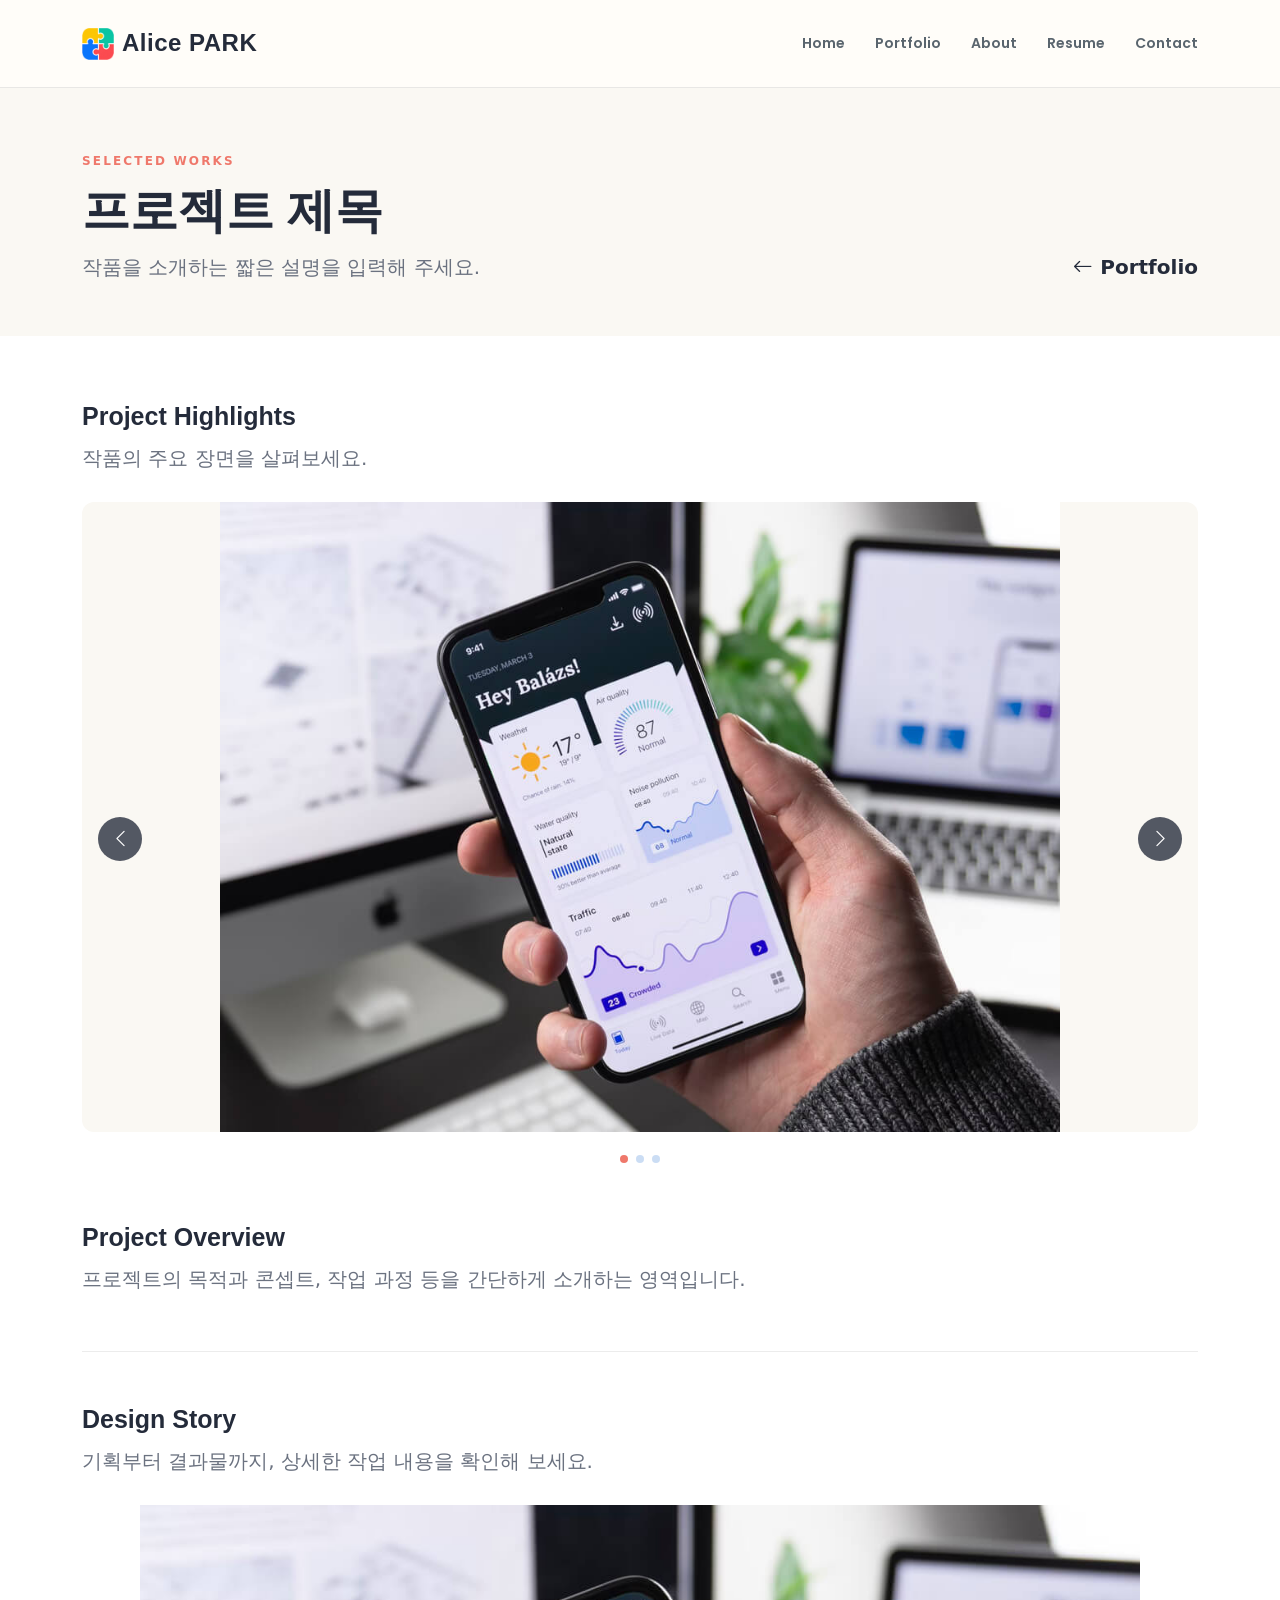
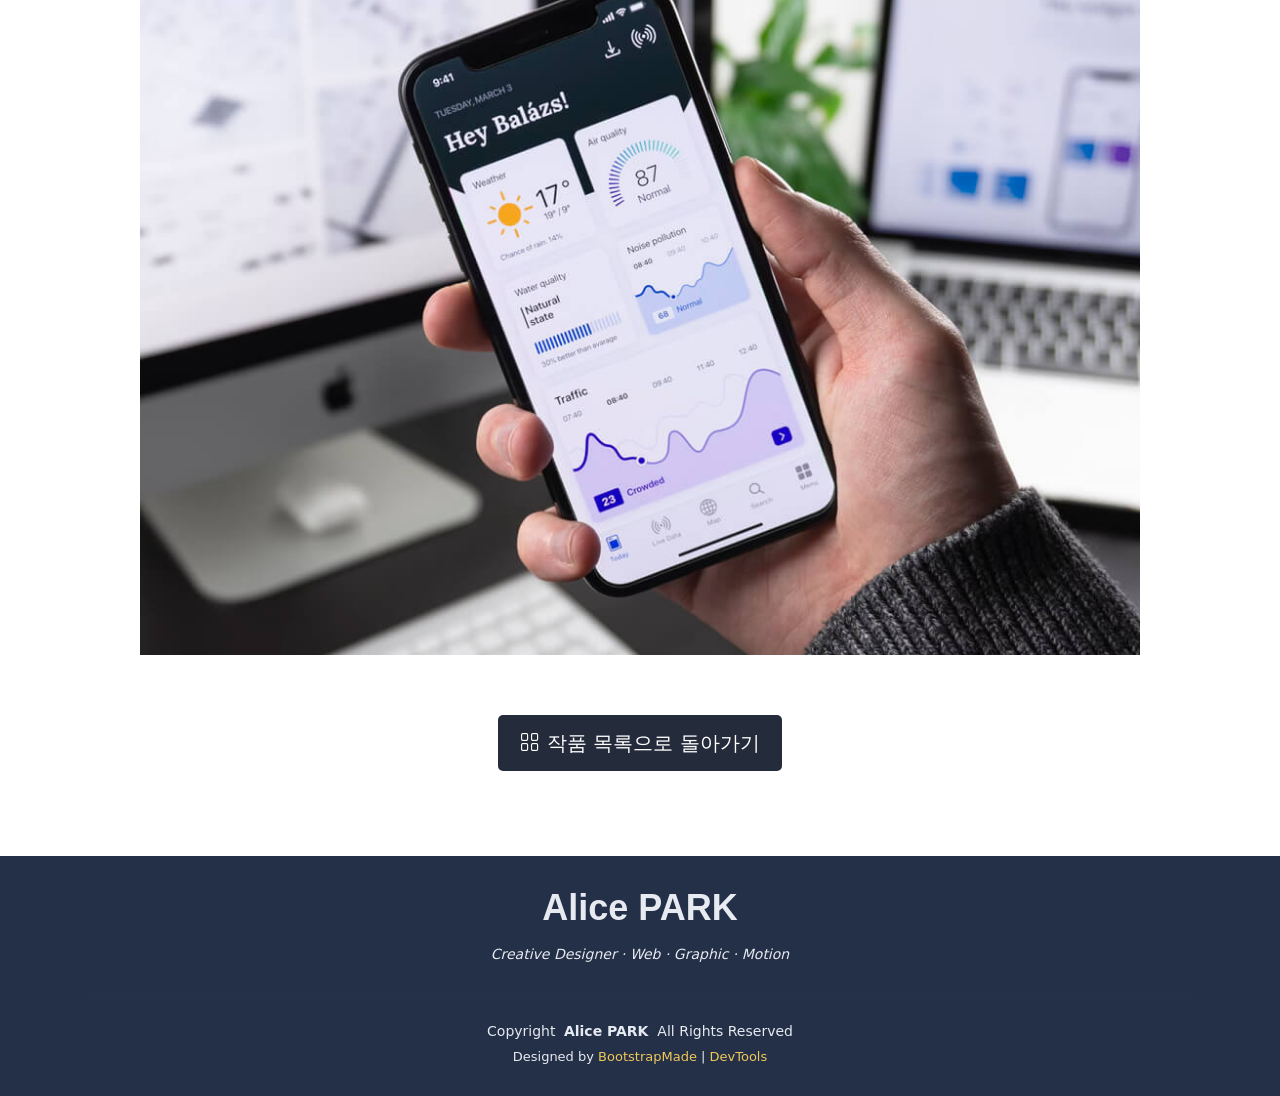
<file: portfolio-details2.html>
<!DOCTYPE html>
<html lang="ko">

<head>
  <meta charset="utf-8">
  <meta name="author" content="박효진">

  <meta name="description" content="안녕하세요. 그래픽디자인, 영상 전문입니다.">
  <meta name="keywords" content="포트폴리오, 포토샵, 일러스트레이터, 영상, html, css, js">
  <meta name="robots" content="noindex, nofollow">
  <meta http-equiv="X-UA-Compatible" content="ie=edge">

  <meta content="width=device-width, initial-scale=1.0" name="viewport">
  <title>Portfolio Details | Alice PARK</title>

  <!-- Favicons -->
  <link href="assets/img/favicon.png" rel="icon">
  <link href="assets/img/apple-touch-icon.png" rel="apple-touch-icon">

  <!-- Fonts -->
  <link href="https://fonts.googleapis.com" rel="preconnect">
  <link href="https://fonts.gstatic.com" rel="preconnect" crossorigin>
  <link href="https://fonts.googleapis.com/css2?family=Roboto:ital,wght@0,100;0,300;0,400;0,500;0,700;0,900;1,100;1,300;1,400;1,500;1,700;1,900&family=Poppins:ital,wght@0,100;0,200;0,300;0,400;0,500;0,600;0,700;0,800;0,900;1,100;1,200;1,300;1,400;1,500;1,600;1,700;1,800;1,900&family=Playfair+Display:ital,wght@0,400;0,500;0,600;0,700;0,800;0,900;1,400;1,500;1,600;1,700;1,800;1,900&display=swap" rel="stylesheet">

  <!-- Vendor CSS Files -->
  <link href="assets/vendor/bootstrap/css/bootstrap.min.css" rel="stylesheet">
  <link href="assets/vendor/bootstrap-icons/bootstrap-icons.css" rel="stylesheet">
  <link href="assets/vendor/aos/aos.css" rel="stylesheet">
  <link href="assets/vendor/glightbox/css/glightbox.min.css" rel="stylesheet">
  <link href="assets/vendor/swiper/swiper-bundle.min.css" rel="stylesheet">

  <!-- Main CSS File -->
  <link href="assets/css/main.css" rel="stylesheet">
  <link href="assets/css/alice-custom.css" rel="stylesheet">
  <link href="assets/css/portfolio-detail-custom.css" rel="stylesheet">


</head>
<body class="portfolio-details-page">
<header class="header d-flex align-items-center sticky-top" id="header">
<div class="container-fluid container-xl position-relative d-flex align-items-center justify-content-between">
<a class="logo d-flex align-items-center" href="index.html">
<!-- Uncomment the line below if you also wish to use an image logo -->
<img alt="Alice PARK puzzle mark" src="assets/img/logo.png"/>
<h1 class="sitename">
            Alice PARK
          </h1>
</a>
<nav class="navmenu" id="navmenu">
<ul>
<li>
<a href="index.html#hero">
                Home
              </a>
</li>
<li>
<a href="index.html#portfolio">
                Portfolio
              </a>
</li>
<li>
<a href="index.html#about">
                About
              </a>
</li>
<li>
<a href="index.html#resume">
                Resume
              </a>
</li>
<li>
<a href="index.html#contact">
                Contact
              </a>
</li>
</ul>
<i class="mobile-nav-toggle d-xl-none bi bi-list">
</i>
</nav>
</div>
</header>
<main class="main">
  <!-- 상세 페이지 상단: 작품 제목과 목록으로 돌아가기 -->
  <section class="alice-detail-heading section">
    <div class="container">
      <div class="alice-detail-heading-inner">
        <div>
          <p class="alice-detail-eyebrow">SELECTED WORKS</p>
          <h1>프로젝트 제목</h1>
          <p class="alice-detail-subtitle">작품을 소개하는 짧은 설명을 입력해 주세요.</p>
        </div>
        <a class="alice-detail-back" href="index.html#portfolio">
          <i class="bi bi-arrow-left" aria-hidden="true"></i>
          Portfolio
        </a>
      </div>
    </div>
  </section>

  <section id="portfolio-details" class="portfolio-details section alice-detail-content">
    <div class="container">
      <!-- 1. 주요 컷 슬라이드: 아래 swiper-slide를 복사하여 이미지 추가 가능 -->
      <div class="alice-detail-section-heading">
        <h2>Project Highlights</h2>
        <p>작품의 주요 장면을 살펴보세요.</p>
      </div>

      <div class="alice-detail-slider swiper init-swiper" aria-label="프로젝트 주요 이미지 슬라이드">
        <!-- 기존 main.js의 Swiper 초기화 기능을 그대로 사용 -->
        <script type="application/json" class="swiper-config">
          {
            "loop": true,
            "speed": 600,
            "slidesPerView": 1,
            "spaceBetween": 20,
            "autoHeight": true,
            "pagination": {
              "el": ".swiper-pagination",
              "clickable": true
            },
            "navigation": {
              "nextEl": ".alice-detail-next",
              "prevEl": ".alice-detail-prev"
            }
          }
        </script>
        <div class="swiper-wrapper">
          <!-- 슬라이드 1: src 경로를 실제 대표 컷으로 교체 -->
          <div class="swiper-slide">
            <img src="assets/img/portfolio/app-1.jpg" alt="프로젝트 주요 컷 1" loading="eager">
          </div>
          <!-- 슬라이드 2 -->
          <div class="swiper-slide">
            <img src="assets/img/portfolio/product-1.jpg" alt="프로젝트 주요 컷 2" loading="lazy">
          </div>
          <!-- 슬라이드 3 -->
          <div class="swiper-slide">
            <img src="assets/img/portfolio/branding-1.jpg" alt="프로젝트 주요 컷 3" loading="lazy">
          </div>
        </div>
        <button type="button" class="alice-detail-arrow alice-detail-prev" aria-label="이전 이미지">
          <i class="bi bi-chevron-left" aria-hidden="true"></i>
        </button>
        <button type="button" class="alice-detail-arrow alice-detail-next" aria-label="다음 이미지">
          <i class="bi bi-chevron-right" aria-hidden="true"></i>
        </button>
        <div class="swiper-pagination"></div>
      </div>

      <!-- 2. 작품 설명: 아래 텍스트는 실제 작품 정보로 교체 -->
      <div class="alice-detail-intro">
        <h2>Project Overview</h2>
        <p>프로젝트의 목적과 콘셉트, 작업 과정 등을 간단하게 소개하는 영역입니다.</p>
      </div>

      <!-- 3. 긴 상세설명 이미지: 한 장의 세로 이미지를 원본 비율로 표시 -->
      <div class="alice-detail-section-heading alice-detail-long-heading">
        <h2>Design Story</h2>
        <p>기획부터 결과물까지, 상세한 작업 내용을 확인해 보세요.</p>
      </div>
      <div class="alice-detail-long-image">
        <!-- 실제 상세 이미지를 assets/img/portfolio/detail-long.jpg로 저장한 뒤 사용 -->
        <!-- 현재는 기존 샘플 이미지를 임시로 표시합니다. -->
        <img src="assets/img/portfolio/app-1.jpg" alt="프로젝트 상세설명 이미지" loading="lazy">
      </div>
      <div class="alice-detail-bottom-nav">
        <a href="index.html#portfolio"><i class="bi bi-grid" aria-hidden="true"></i> 작품 목록으로 돌아가기</a>
      </div>
    </div>
  </section>
</main>
<footer class="footer light-background" id="footer">
<div class="container">
<h3 class="sitename">
          Alice PARK
        </h3>
<p>
          Creative Designer · Web · Graphic · Motion
        </p>
<!-- <div class="social-links d-flex justify-content-center">
                                <a href=""><i class="bi bi-instagram"></i></a>
                                <a href=""><i class="bi bi-skype"></i></a>
                                <a href=""><i class="bi bi-linkedin"></i></a>
                        </div> -->
<div class="container">
<div class="copyright">
<span>
              Copyright
            </span>
<strong class="px-1 sitename">
              Alice PARK
            </strong>
<span>
              All Rights Reserved
            </span>
</div>
<div class="credits">
            Designed by
            <a href="https://bootstrapmade.com/">
              BootstrapMade
            </a>
            |
            <a href="https://bootstrapmade.com/tools/">
              DevTools
            </a>
</div>
</div>
</div>
</footer>  <!-- Scroll Top -->
  <a href="#" id="scroll-top" class="scroll-top d-flex align-items-center justify-content-center"><i class="bi bi-arrow-up-short"></i></a>

  <!-- Preloader -->
  <div id="preloader"></div>

  <!-- Vendor JS Files -->
  <script src="assets/vendor/bootstrap/js/bootstrap.bundle.min.js"></script>
  <script src="assets/vendor/php-email-form/validate.js"></script>
  <script src="assets/vendor/aos/aos.js"></script>
  <script src="assets/vendor/waypoints/noframework.waypoints.js"></script>
  <script src="assets/vendor/glightbox/js/glightbox.min.js"></script>
  <script src="assets/vendor/imagesloaded/imagesloaded.pkgd.min.js"></script>
  <script src="assets/vendor/isotope-layout/isotope.pkgd.min.js"></script>
  <script src="assets/vendor/swiper/swiper-bundle.min.js"></script>

  <!-- Main JS File -->
  <script src="assets/js/main.js"></script>

</body>

</html>
</file>
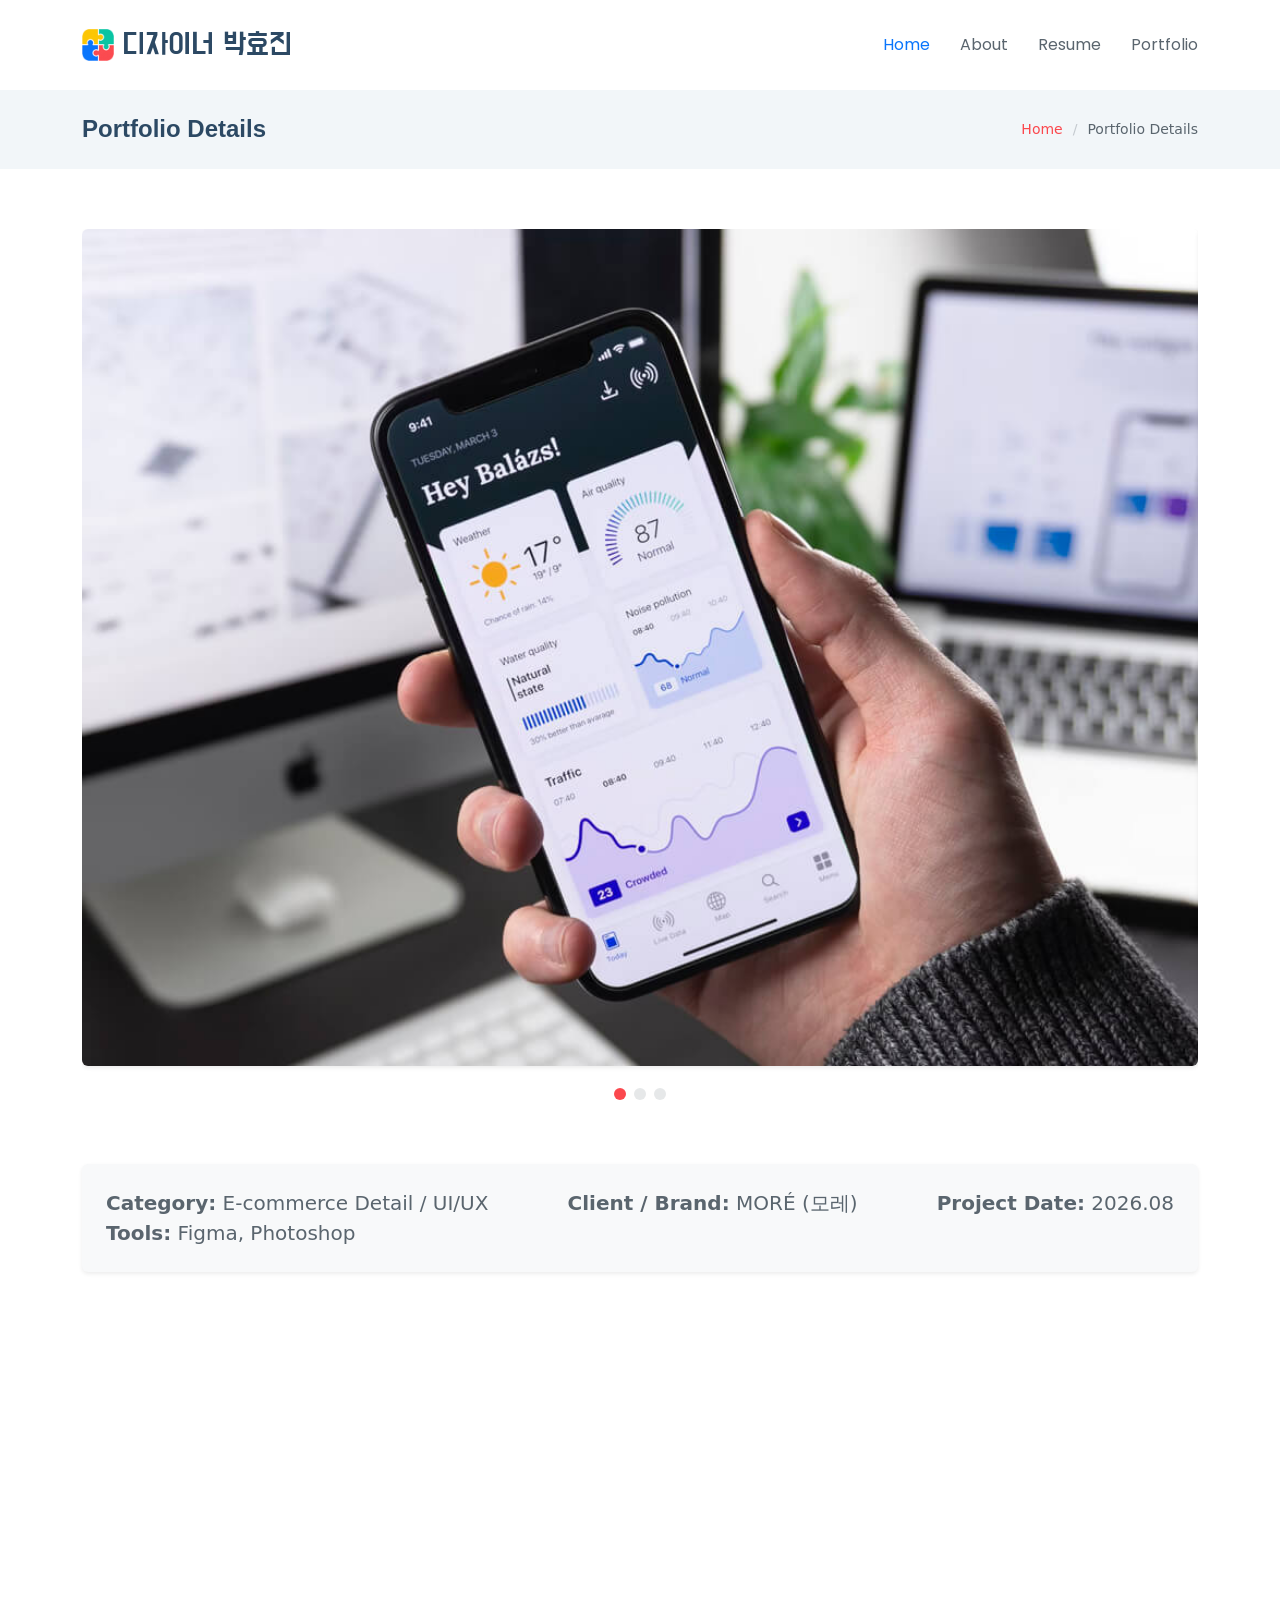
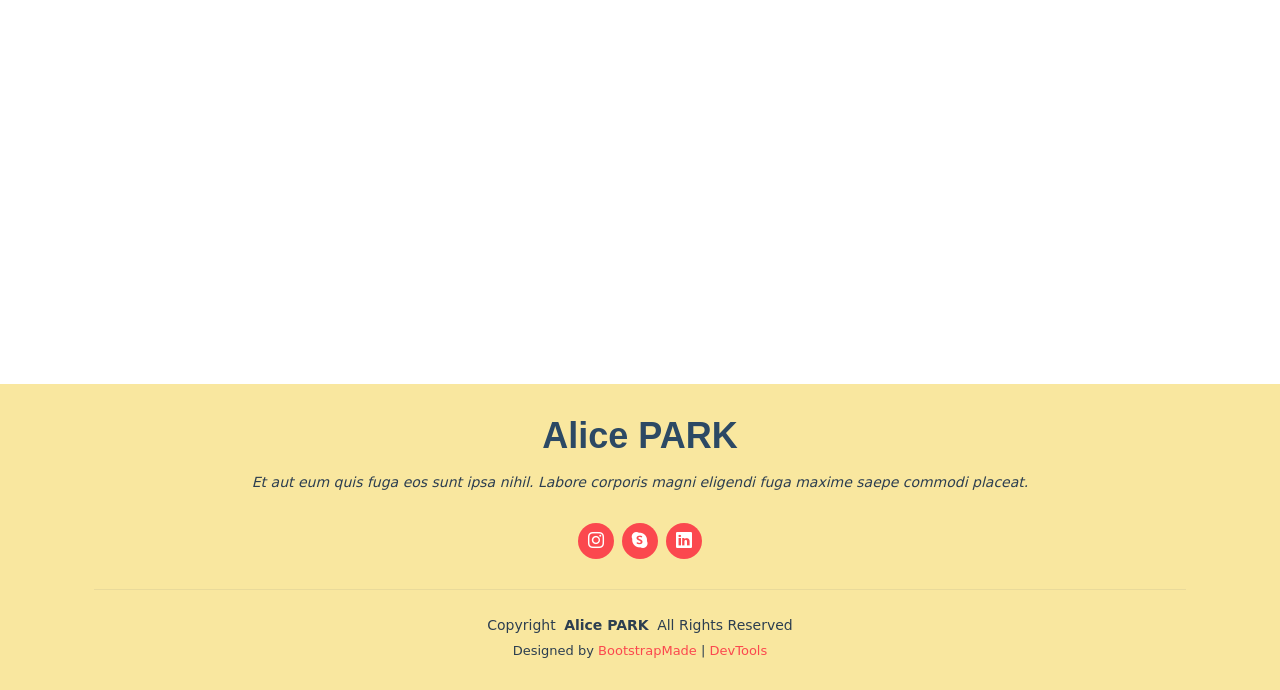
<file: portfolio-details3.html>
<!DOCTYPE html>
<html lang="en">

<head>
  <meta charset="utf-8">
  <meta name="author" content="박효진">

  <meta name="description" content="안녕하세요. 그래픽디자인, 영상 전문입니다.">
  <meta name="keywords" content="포트폴리오, 포토샵, 일러스트레이터, 영상, html, css, js">
  <meta name="robots" content="noindex, nofollow">
  <meta http-equiv="X-UA-Compatible" content="ie=edge">

  <meta content="width=device-width, initial-scale=1.0" name="viewport">
  <title>디자이너 박효진 포트폴리오</title>

  <!-- Favicons -->
  <link href="assets/img/favicon.png" rel="icon">
  <link href="assets/img/apple-touch-icon.png" rel="apple-touch-icon">

  <!-- Fonts -->
  <link href="https://fonts.googleapis.com" rel="preconnect">
  <link href="https://fonts.gstatic.com" rel="preconnect" crossorigin>
  <link href="https://fonts.googleapis.com/css2?family=Roboto:ital,wght@0,100;0,300;0,400;0,500;0,700;0,900;1,100;1,300;1,400;1,500;1,700;1,900&family=Poppins:ital,wght@0,100;0,200;0,300;0,400;0,500;0,600;0,700;0,800;0,900;1,100;1,200;1,300;1,400;1,500;1,600;1,700;1,800;1,900&family=Playfair+Display:ital,wght@0,400;0,500;0,600;0,700;0,800;0,900;1,400;1,500;1,600;1,700;1,800;1,900&display=swap" rel="stylesheet">

  <!-- Vendor CSS Files -->
  <link href="assets/vendor/bootstrap/css/bootstrap.min.css" rel="stylesheet">
  <link href="assets/vendor/bootstrap-icons/bootstrap-icons.css" rel="stylesheet">
  <link href="assets/vendor/aos/aos.css" rel="stylesheet">
  <link href="assets/vendor/glightbox/css/glightbox.min.css" rel="stylesheet">
  <link href="assets/vendor/swiper/swiper-bundle.min.css" rel="stylesheet">

  <!-- Main CSS File -->
  <link href="assets/css/main.css" rel="stylesheet">

</head>

<body class="portfolio-details-page">

  <header id="header" class="header d-flex align-items-center sticky-top">
    <div class="container-fluid container-xl position-relative d-flex align-items-center justify-content-between">

      <a href="index.html" class="logo d-flex align-items-center">
        <!-- Uncomment the line below if you also wish to use an image logo -->
        <img src="assets/img/logo.png" alt="">
        <h1 class="sitename do-hyeon-regular-park">디자이너 박효진</h1>
      </a>

      <nav id="navmenu" class="navmenu">
        <ul>
          <li><a href="index.html#hero" class="active">Home</a></li>
          <li><a href="index.html#about">About</a></li>
          <li><a href="index.html#resume">Resume</a></li>
          <li><a href="index.html#portfolio">Portfolio</a></li>
          <!-- <li><a href="index.html#contact">Contact</a></li> -->
        </ul>
        <i class="mobile-nav-toggle d-xl-none bi bi-list"></i>
      </nav>

    </div>
  </header>

  <main class="main">

    <!-- Page Title -->
    <div class="page-title light-background">
      <div class="container d-lg-flex justify-content-between align-items-center">
        <h1 class="mb-2 mb-lg-0">Portfolio Details</h1>
        <nav class="breadcrumbs">
          <ol>
            <li><a href="index.html">Home</a></li>
            <li class="current">Portfolio Details</li>
          </ol>
        </nav>
      </div>
    </div><!-- End Page Title -->

    <!-- Portfolio Details Section -->
    <section id="portfolio-details" class="portfolio-details section">

      <div class="container" data-aos="fade-up" data-aos-delay="100">

        <!-- 1. 상단 와이드 슬라이드 영역 (화면을 꽉 채우는 시원한 구조) -->
        <div class="row mb-5">
          <div class="col-12">
            <div class="portfolio-details-slider swiper init-swiper">

              <script type="application/json" class="swiper-config">
                {
                  "loop": true,
                  "speed": 600,
                  "autoplay": {
                    "delay": 5000
                  },
                  "slidesPerView": "auto",
                  "pagination": {
                    "el": ".swiper-pagination",
                    "type": "bullets",
                    "clickable": true
                  }
                }
              </script>

              <div class="swiper-wrapper align-items-center">
                <!-- 여기에 상세페이지 주요 잘라낸 컷이나 인트로 이미지를 넣어주세요 -->
                <div class="swiper-slide">
                  <img src="assets/img/portfolio/app-1.jpg" class="img-fluid rounded shadow-sm" alt="프로젝트 컷 1">
                </div>
                <div class="swiper-slide">
                  <img src="assets/img/portfolio/product-1.jpg" class="img-fluid rounded shadow-sm" alt="프로젝트 컷 2">
                </div>
                <div class="swiper-slide">
                  <img src="assets/img/portfolio/branding-1.jpg" class="img-fluid rounded shadow-sm" alt="프로젝트 컷 3">
                </div>
              </div>
              <div class="swiper-pagination"></div>
            </div>
          </div>
        </div>

        <!-- 2. 프로젝트 핵심 정보 바 (가로로 깔끔하게 요약) -->
        <div class="row mb-4">
          <div class="col-12">
            <div class="p-4 bg-light rounded shadow-sm d-flex flex-wrap justify-content-between align-items-center">
              <div><strong>Category:</strong> E-commerce Detail / UI/UX</div>
              <div><strong>Client / Brand:</strong> MORÉ (모레)</div>
              <div><strong>Project Date:</strong> 2026.08</div>
              <div><strong>Tools:</strong> Figma, Photoshop</div>
            </div>
          </div>
        </div>

        <!-- 3. 하단 상세 스토리텔링 및 전체 통이미지/영상 영역 -->
        <div class="swiper-wrapper align-items-center">

            <div class="swiper-slide">
              <div class="ratio ratio-16x9">
                <iframe src="https://www.youtube.com/embed/4Wb_Pp0nMUM?controls=1&autoplay=1&mute=1"></iframe>
              </div>
            </div>

          
        </div>

      </div>

    </section><!-- /Portfolio Details Section -->

  </main>

  <footer id="footer" class="footer light-background">
    <div class="container">
      <h3 class="sitename">Alice PARK</h3>
      <p>Et aut eum quis fuga eos sunt ipsa nihil. Labore corporis magni eligendi fuga maxime saepe commodi placeat.</p>
      <div class="social-links d-flex justify-content-center">
        <a href=""><i class="bi bi-instagram"></i></a>
        <a href=""><i class="bi bi-skype"></i></a>
        <a href=""><i class="bi bi-linkedin"></i></a>
      </div>
      <div class="container">
        <div class="copyright">
          <span>Copyright</span> <strong class="px-1 sitename">Alice PARK</strong> <span>All Rights Reserved</span>
        </div>
        <div class="credits">
          <!-- All the links in the footer should remain intact. -->
          <!-- You can delete the links only if you've purchased the pro version. -->
          <!-- Licensing information: https://bootstrapmade.com/license/ -->
          <!-- Purchase the pro version with working PHP/AJAX contact form: [buy-url] -->
          Designed by <a href="https://bootstrapmade.com/">BootstrapMade</a> | <a href="https://bootstrapmade.com/tools/">DevTools</a>
        </div>
      </div>
    </div>
  </footer>

  <!-- Scroll Top -->
  <a href="#" id="scroll-top" class="scroll-top d-flex align-items-center justify-content-center"><i class="bi bi-arrow-up-short"></i></a>

  <!-- Preloader -->
  <div id="preloader"></div>

  <!-- Vendor JS Files -->
  <script src="assets/vendor/bootstrap/js/bootstrap.bundle.min.js"></script>
  <script src="assets/vendor/php-email-form/validate.js"></script>
  <script src="assets/vendor/aos/aos.js"></script>
  <script src="assets/vendor/waypoints/noframework.waypoints.js"></script>
  <script src="assets/vendor/glightbox/js/glightbox.min.js"></script>
  <script src="assets/vendor/imagesloaded/imagesloaded.pkgd.min.js"></script>
  <script src="assets/vendor/isotope-layout/isotope.pkgd.min.js"></script>
  <script src="assets/vendor/swiper/swiper-bundle.min.js"></script>

  <!-- Main JS File -->
  <script src="assets/js/main.js"></script>

</body>

</html>
</file>
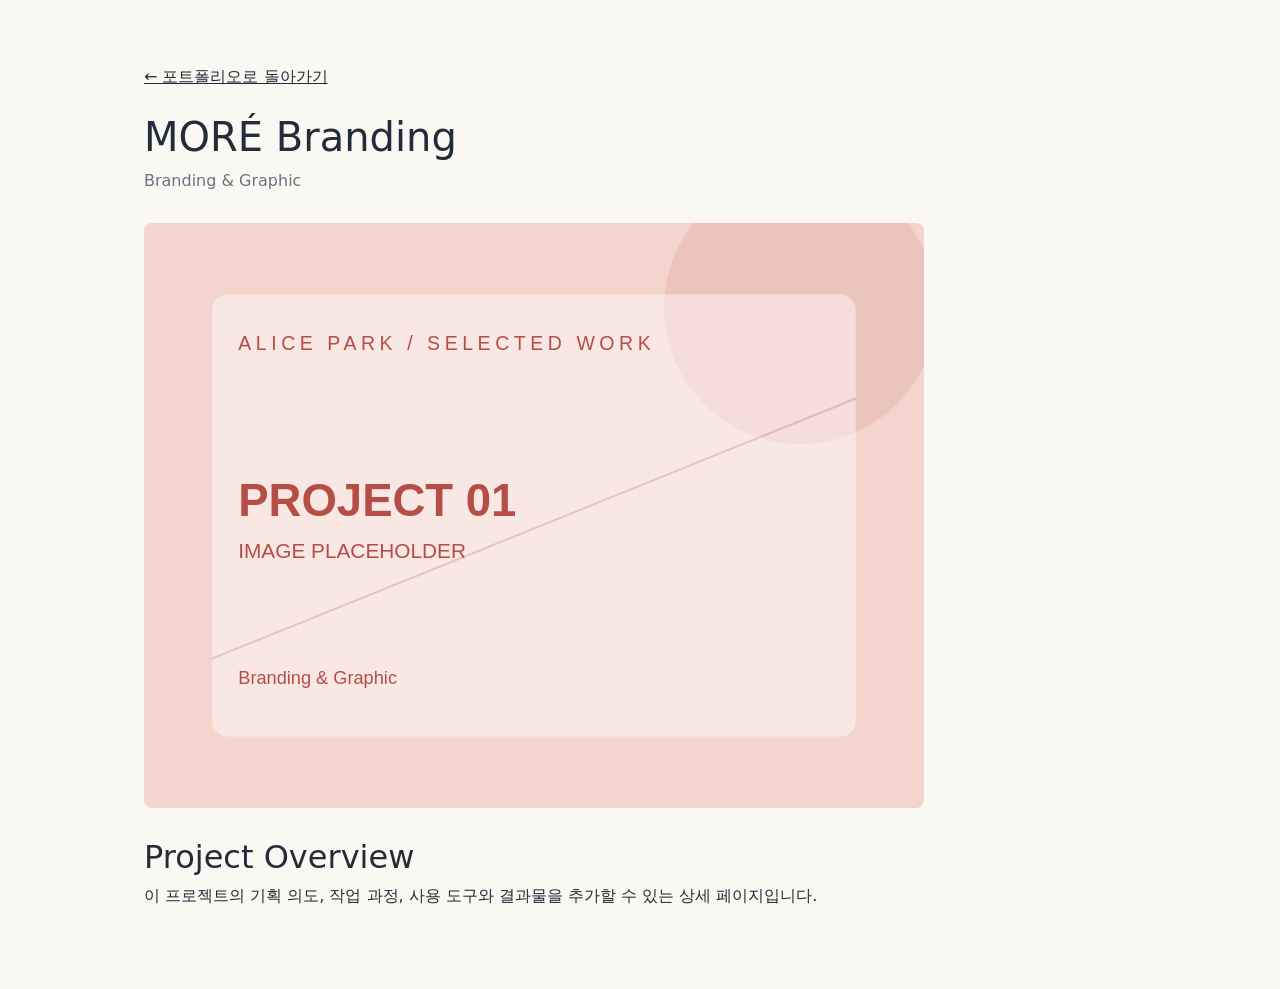
<file: project-01.html>
<!DOCTYPE html>
<html lang="ko">
<head>
  <meta charset="UTF-8">
  <meta name="viewport" content="width=device-width, initial-scale=1.0">
  <title>MORÉ Branding | Alice PARK</title>
  <link href="assets/vendor/bootstrap/css/bootstrap.min.css" rel="stylesheet">
  <link href="assets/css/alice-custom.css" rel="stylesheet">
  <style>
    body { background: #faf8f3; color: #242b3a; }
    .project-detail { max-width: 1040px; margin: 0 auto; padding: 65px 24px; }
    .project-detail img { display: block; width: 100%; max-width: 780px; height: auto; border-radius: 8px; margin: 30px 0; }
    .project-detail .category { color: #6b7280; }
    .project-detail a { color: #242b3a; }
  </style>
</head>
<body>
  <!-- 프로젝트별 상세 페이지: 작품 이미지와 설명을 이곳에서 수정 -->
  <main class="project-detail">
    <a href="index.html#portfolio">← 포트폴리오로 돌아가기</a>
    <h1 class="mt-4">MORÉ Branding</h1>
    <p class="category">Branding & Graphic</p>
    <img src="assets/img/work-placeholders/work-01.svg" alt="MORÉ Branding">
    <h2>Project Overview</h2>
    <p>이 프로젝트의 기획 의도, 작업 과정, 사용 도구와 결과물을 추가할 수 있는 상세 페이지입니다.</p>
  </main>
</body>
</html>
</file>
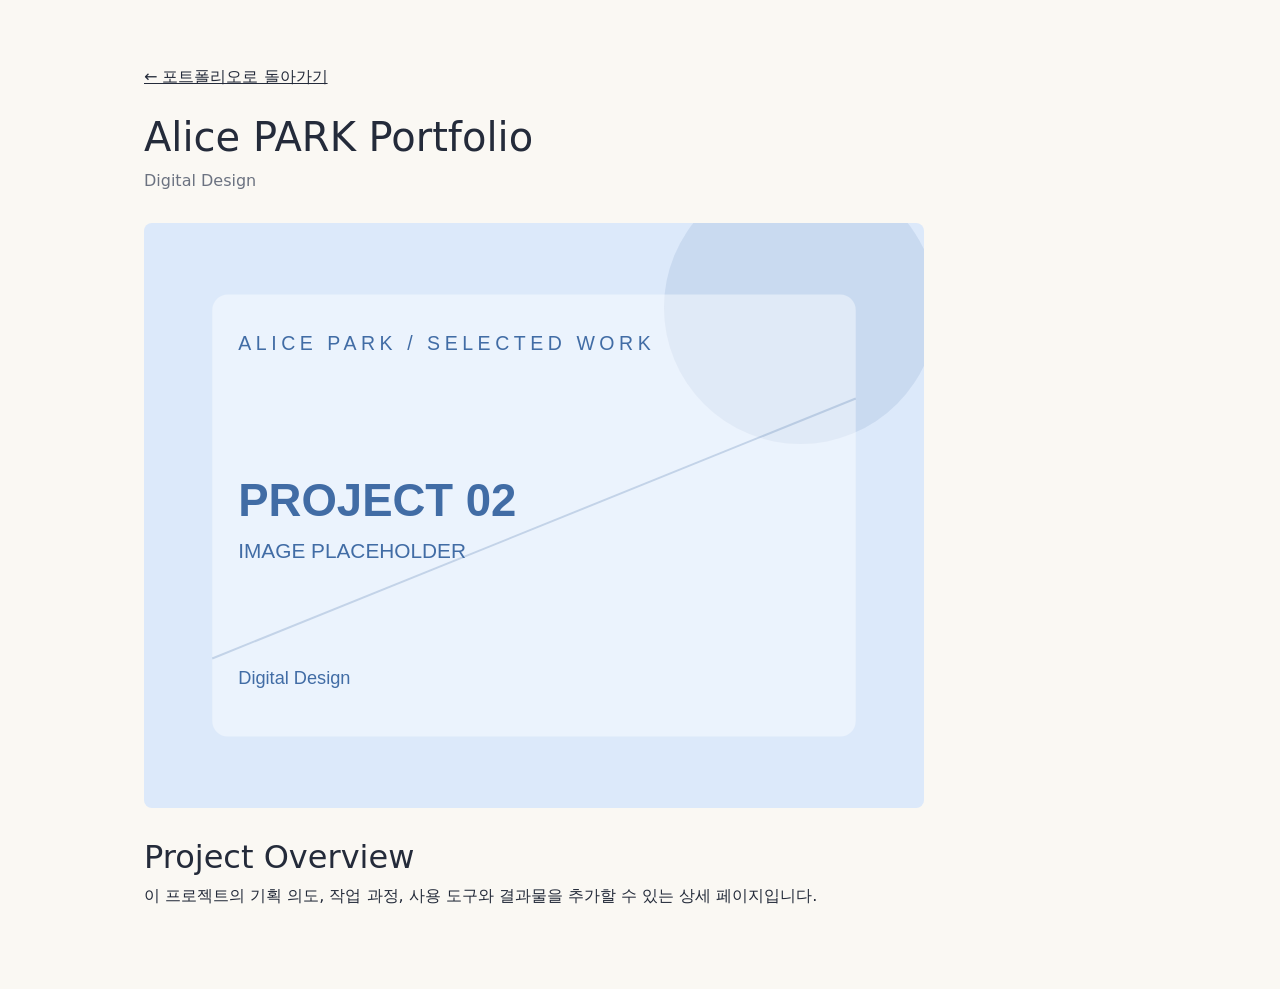
<file: project-02.html>
<!DOCTYPE html>
<html lang="ko">
<head>
  <meta charset="UTF-8">
  <meta name="viewport" content="width=device-width, initial-scale=1.0">
  <title>Alice PARK Portfolio | Alice PARK</title>
  <link href="assets/vendor/bootstrap/css/bootstrap.min.css" rel="stylesheet">
  <link href="assets/css/alice-custom.css" rel="stylesheet">
  <style>
    body { background: #faf8f3; color: #242b3a; }
    .project-detail { max-width: 1040px; margin: 0 auto; padding: 65px 24px; }
    .project-detail img { display: block; width: 100%; max-width: 780px; height: auto; border-radius: 8px; margin: 30px 0; }
    .project-detail .category { color: #6b7280; }
    .project-detail a { color: #242b3a; }
  </style>
</head>
<body>
  <!-- 프로젝트별 상세 페이지: 작품 이미지와 설명을 이곳에서 수정 -->
  <main class="project-detail">
    <a href="index.html#portfolio">← 포트폴리오로 돌아가기</a>
    <h1 class="mt-4">Alice PARK Portfolio</h1>
    <p class="category">Digital Design</p>
    <img src="assets/img/work-placeholders/work-02.svg" alt="Alice PARK Portfolio">
    <h2>Project Overview</h2>
    <p>이 프로젝트의 기획 의도, 작업 과정, 사용 도구와 결과물을 추가할 수 있는 상세 페이지입니다.</p>
  </main>
</body>
</html>
</file>
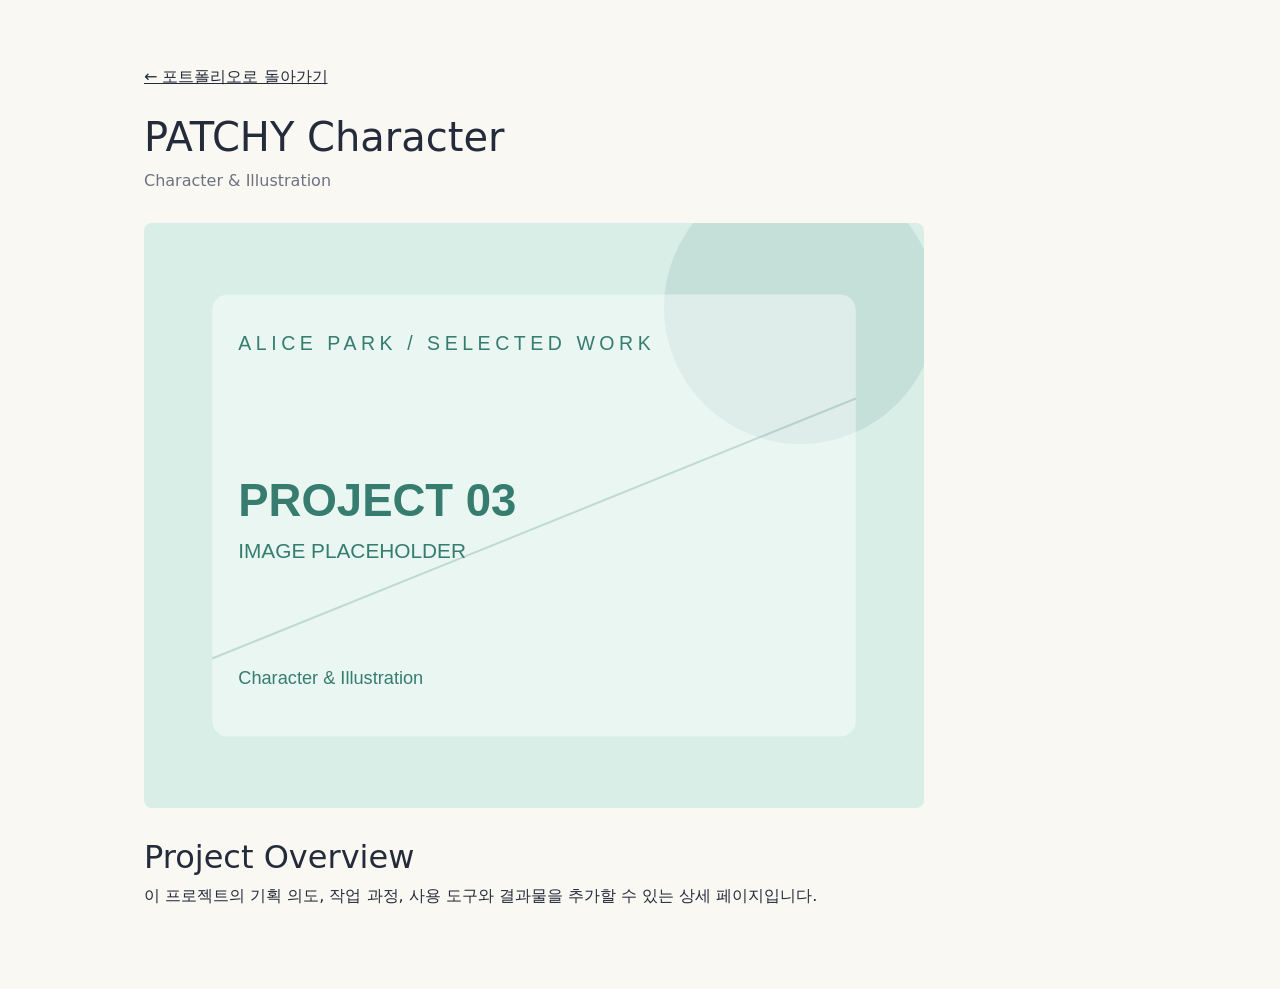
<file: project-03.html>
<!DOCTYPE html>
<html lang="ko">
<head>
  <meta charset="UTF-8">
  <meta name="viewport" content="width=device-width, initial-scale=1.0">
  <title>PATCHY Character | Alice PARK</title>
  <link href="assets/vendor/bootstrap/css/bootstrap.min.css" rel="stylesheet">
  <link href="assets/css/alice-custom.css" rel="stylesheet">
  <style>
    body { background: #faf8f3; color: #242b3a; }
    .project-detail { max-width: 1040px; margin: 0 auto; padding: 65px 24px; }
    .project-detail img { display: block; width: 100%; max-width: 780px; height: auto; border-radius: 8px; margin: 30px 0; }
    .project-detail .category { color: #6b7280; }
    .project-detail a { color: #242b3a; }
  </style>
</head>
<body>
  <!-- 프로젝트별 상세 페이지: 작품 이미지와 설명을 이곳에서 수정 -->
  <main class="project-detail">
    <a href="index.html#portfolio">← 포트폴리오로 돌아가기</a>
    <h1 class="mt-4">PATCHY Character</h1>
    <p class="category">Character & Illustration</p>
    <img src="assets/img/work-placeholders/work-03.svg" alt="PATCHY Character">
    <h2>Project Overview</h2>
    <p>이 프로젝트의 기획 의도, 작업 과정, 사용 도구와 결과물을 추가할 수 있는 상세 페이지입니다.</p>
  </main>
</body>
</html>
</file>
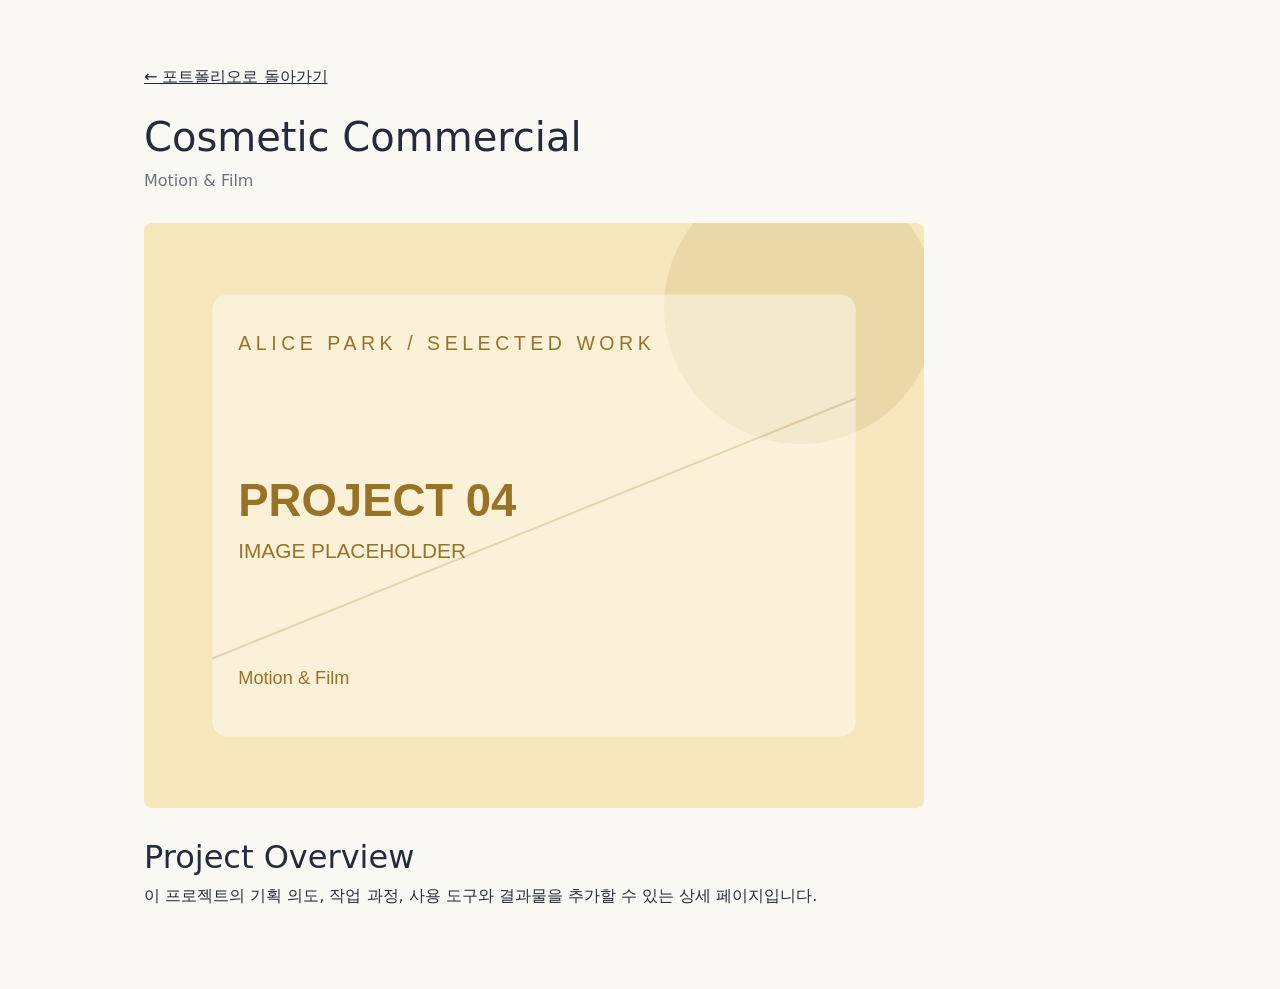
<file: project-04.html>
<!DOCTYPE html>
<html lang="ko">
<head>
  <meta charset="UTF-8">
  <meta name="viewport" content="width=device-width, initial-scale=1.0">
  <title>Cosmetic Commercial | Alice PARK</title>
  <link href="assets/vendor/bootstrap/css/bootstrap.min.css" rel="stylesheet">
  <link href="assets/css/alice-custom.css" rel="stylesheet">
  <style>
    body { background: #faf8f3; color: #242b3a; }
    .project-detail { max-width: 1040px; margin: 0 auto; padding: 65px 24px; }
    .project-detail img { display: block; width: 100%; max-width: 780px; height: auto; border-radius: 8px; margin: 30px 0; }
    .project-detail .category { color: #6b7280; }
    .project-detail a { color: #242b3a; }
  </style>
</head>
<body>
  <!-- 프로젝트별 상세 페이지: 작품 이미지와 설명을 이곳에서 수정 -->
  <main class="project-detail">
    <a href="index.html#portfolio">← 포트폴리오로 돌아가기</a>
    <h1 class="mt-4">Cosmetic Commercial</h1>
    <p class="category">Motion & Film</p>
    <img src="assets/img/work-placeholders/work-04.svg" alt="Cosmetic Commercial">
    <h2>Project Overview</h2>
    <p>이 프로젝트의 기획 의도, 작업 과정, 사용 도구와 결과물을 추가할 수 있는 상세 페이지입니다.</p>
  </main>
</body>
</html>
</file>
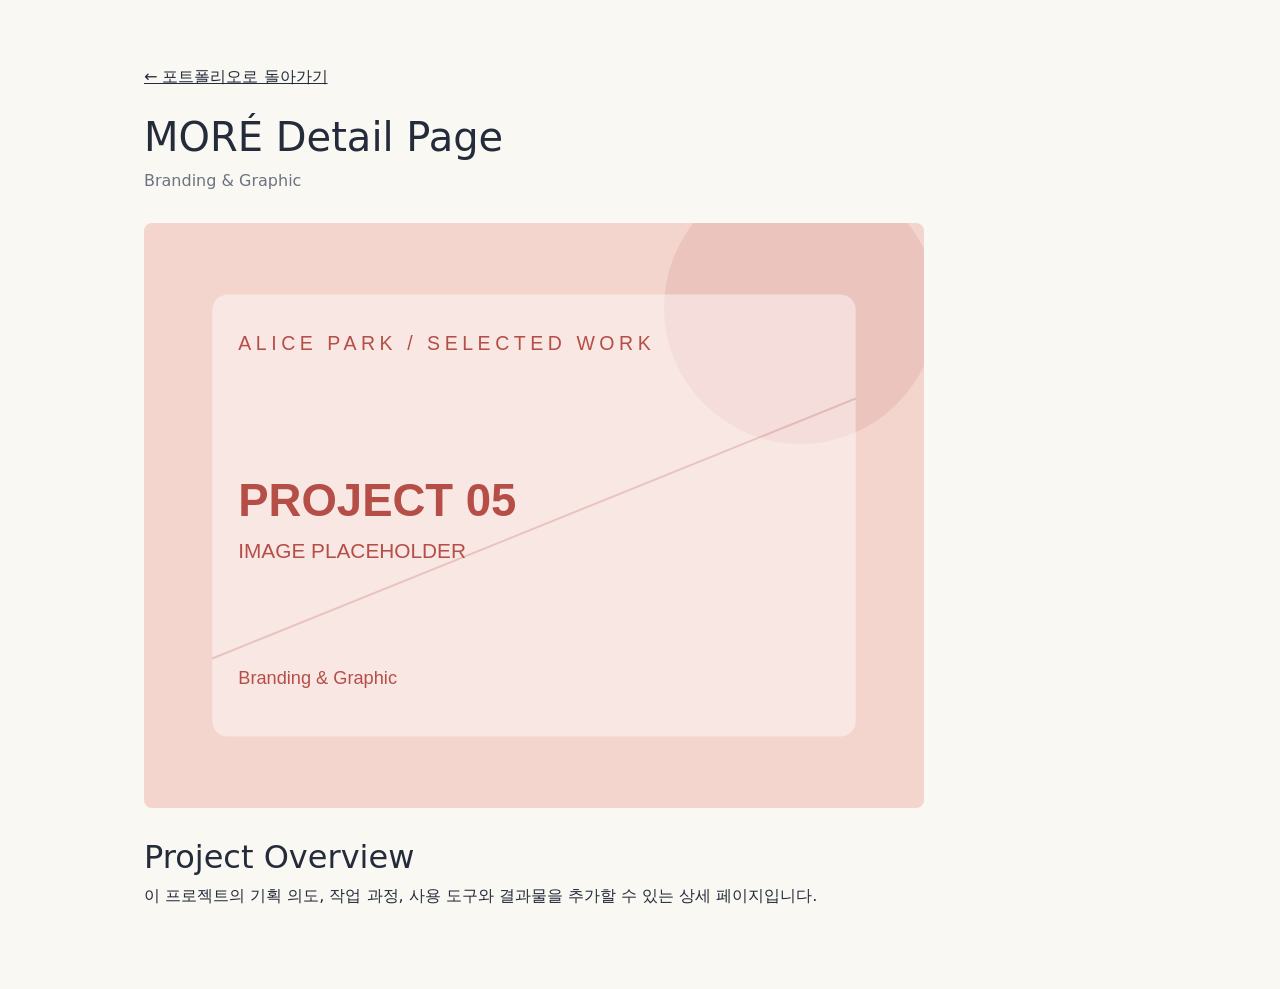
<file: project-05.html>
<!DOCTYPE html>
<html lang="ko">
<head>
  <meta charset="UTF-8">
  <meta name="viewport" content="width=device-width, initial-scale=1.0">
  <title>MORÉ Detail Page | Alice PARK</title>
  <link href="assets/vendor/bootstrap/css/bootstrap.min.css" rel="stylesheet">
  <link href="assets/css/alice-custom.css" rel="stylesheet">
  <style>
    body { background: #faf8f3; color: #242b3a; }
    .project-detail { max-width: 1040px; margin: 0 auto; padding: 65px 24px; }
    .project-detail img { display: block; width: 100%; max-width: 780px; height: auto; border-radius: 8px; margin: 30px 0; }
    .project-detail .category { color: #6b7280; }
    .project-detail a { color: #242b3a; }
  </style>
</head>
<body>
  <!-- 프로젝트별 상세 페이지: 작품 이미지와 설명을 이곳에서 수정 -->
  <main class="project-detail">
    <a href="index.html#portfolio">← 포트폴리오로 돌아가기</a>
    <h1 class="mt-4">MORÉ Detail Page</h1>
    <p class="category">Branding & Graphic</p>
    <img src="assets/img/work-placeholders/work-05.svg" alt="MORÉ Detail Page">
    <h2>Project Overview</h2>
    <p>이 프로젝트의 기획 의도, 작업 과정, 사용 도구와 결과물을 추가할 수 있는 상세 페이지입니다.</p>
  </main>
</body>
</html>
</file>
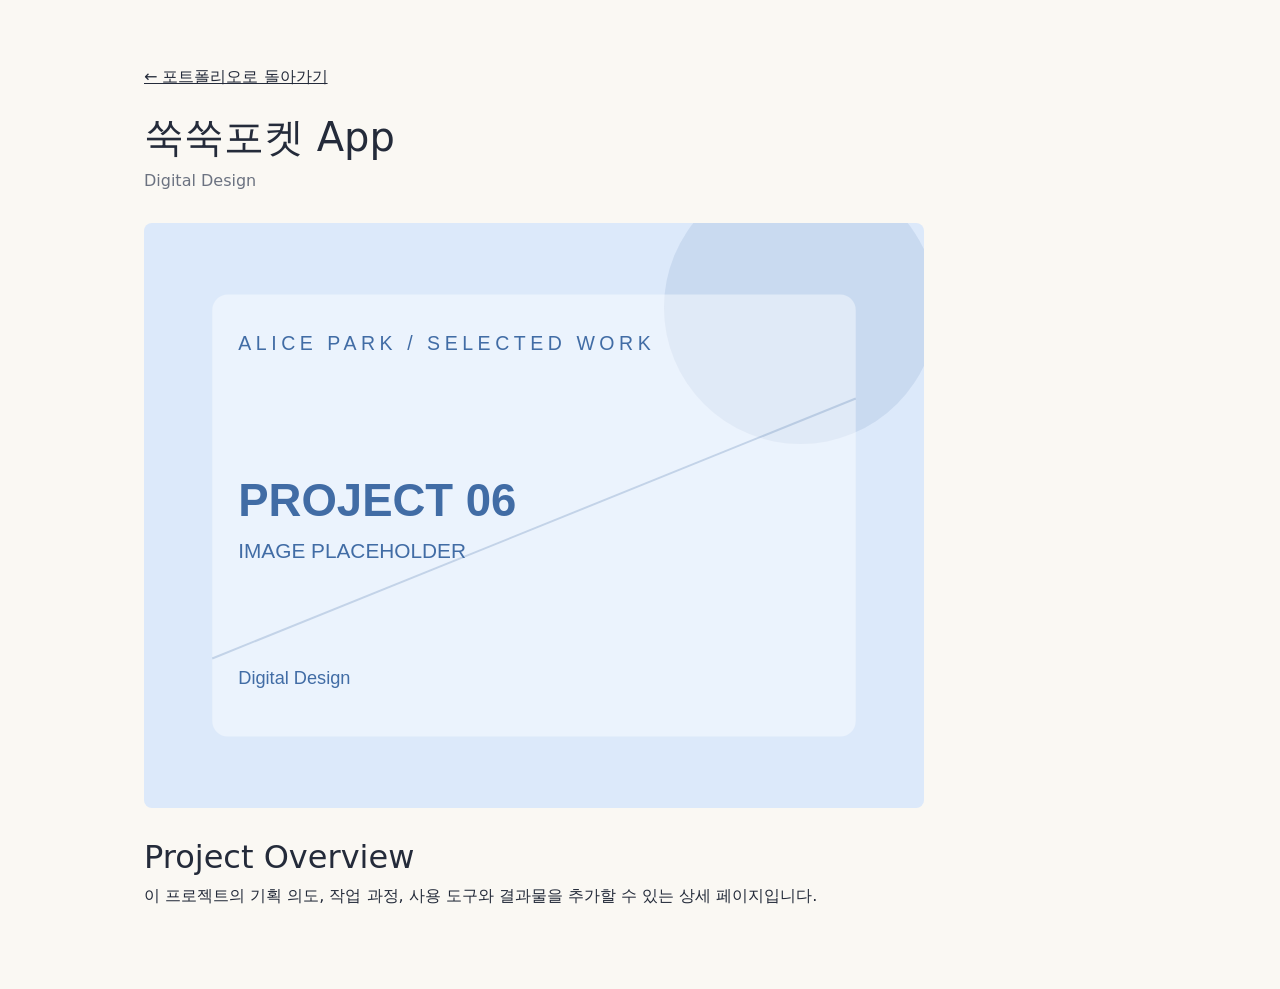
<file: project-06.html>
<!DOCTYPE html>
<html lang="ko">
<head>
  <meta charset="UTF-8">
  <meta name="viewport" content="width=device-width, initial-scale=1.0">
  <title>쑥쑥포켓 App | Alice PARK</title>
  <link href="assets/vendor/bootstrap/css/bootstrap.min.css" rel="stylesheet">
  <link href="assets/css/alice-custom.css" rel="stylesheet">
  <style>
    body { background: #faf8f3; color: #242b3a; }
    .project-detail { max-width: 1040px; margin: 0 auto; padding: 65px 24px; }
    .project-detail img { display: block; width: 100%; max-width: 780px; height: auto; border-radius: 8px; margin: 30px 0; }
    .project-detail .category { color: #6b7280; }
    .project-detail a { color: #242b3a; }
  </style>
</head>
<body>
  <!-- 프로젝트별 상세 페이지: 작품 이미지와 설명을 이곳에서 수정 -->
  <main class="project-detail">
    <a href="index.html#portfolio">← 포트폴리오로 돌아가기</a>
    <h1 class="mt-4">쑥쑥포켓 App</h1>
    <p class="category">Digital Design</p>
    <img src="assets/img/work-placeholders/work-06.svg" alt="쑥쑥포켓 App">
    <h2>Project Overview</h2>
    <p>이 프로젝트의 기획 의도, 작업 과정, 사용 도구와 결과물을 추가할 수 있는 상세 페이지입니다.</p>
  </main>
</body>
</html>
</file>
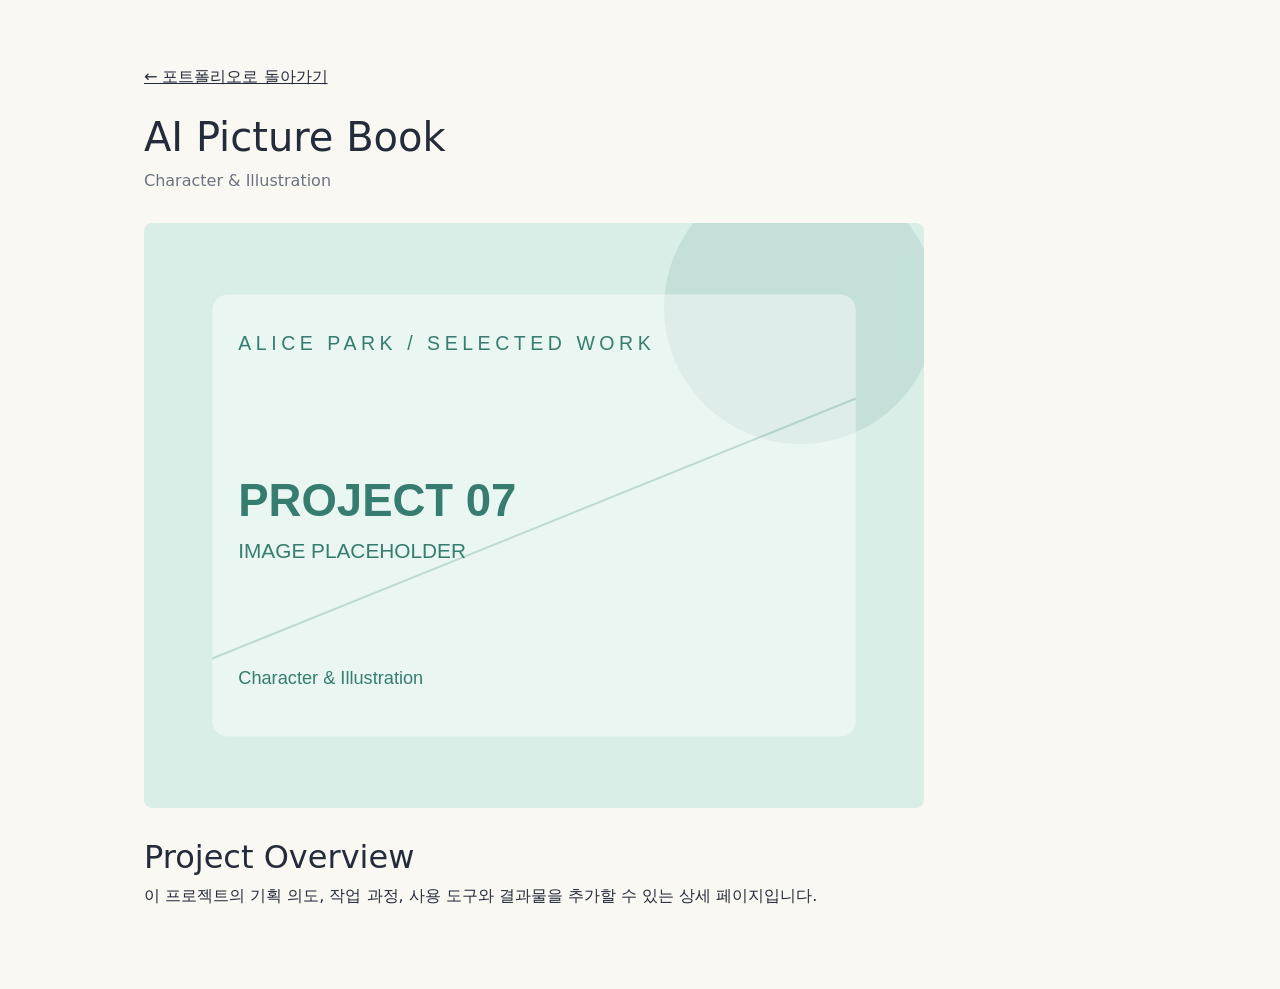
<file: project-07.html>
<!DOCTYPE html>
<html lang="ko">
<head>
  <meta charset="UTF-8">
  <meta name="viewport" content="width=device-width, initial-scale=1.0">
  <title>AI Picture Book | Alice PARK</title>
  <link href="assets/vendor/bootstrap/css/bootstrap.min.css" rel="stylesheet">
  <link href="assets/css/alice-custom.css" rel="stylesheet">
  <style>
    body { background: #faf8f3; color: #242b3a; }
    .project-detail { max-width: 1040px; margin: 0 auto; padding: 65px 24px; }
    .project-detail img { display: block; width: 100%; max-width: 780px; height: auto; border-radius: 8px; margin: 30px 0; }
    .project-detail .category { color: #6b7280; }
    .project-detail a { color: #242b3a; }
  </style>
</head>
<body>
  <!-- 프로젝트별 상세 페이지: 작품 이미지와 설명을 이곳에서 수정 -->
  <main class="project-detail">
    <a href="index.html#portfolio">← 포트폴리오로 돌아가기</a>
    <h1 class="mt-4">AI Picture Book</h1>
    <p class="category">Character & Illustration</p>
    <img src="assets/img/work-placeholders/work-07.svg" alt="AI Picture Book">
    <h2>Project Overview</h2>
    <p>이 프로젝트의 기획 의도, 작업 과정, 사용 도구와 결과물을 추가할 수 있는 상세 페이지입니다.</p>
  </main>
</body>
</html>
</file>
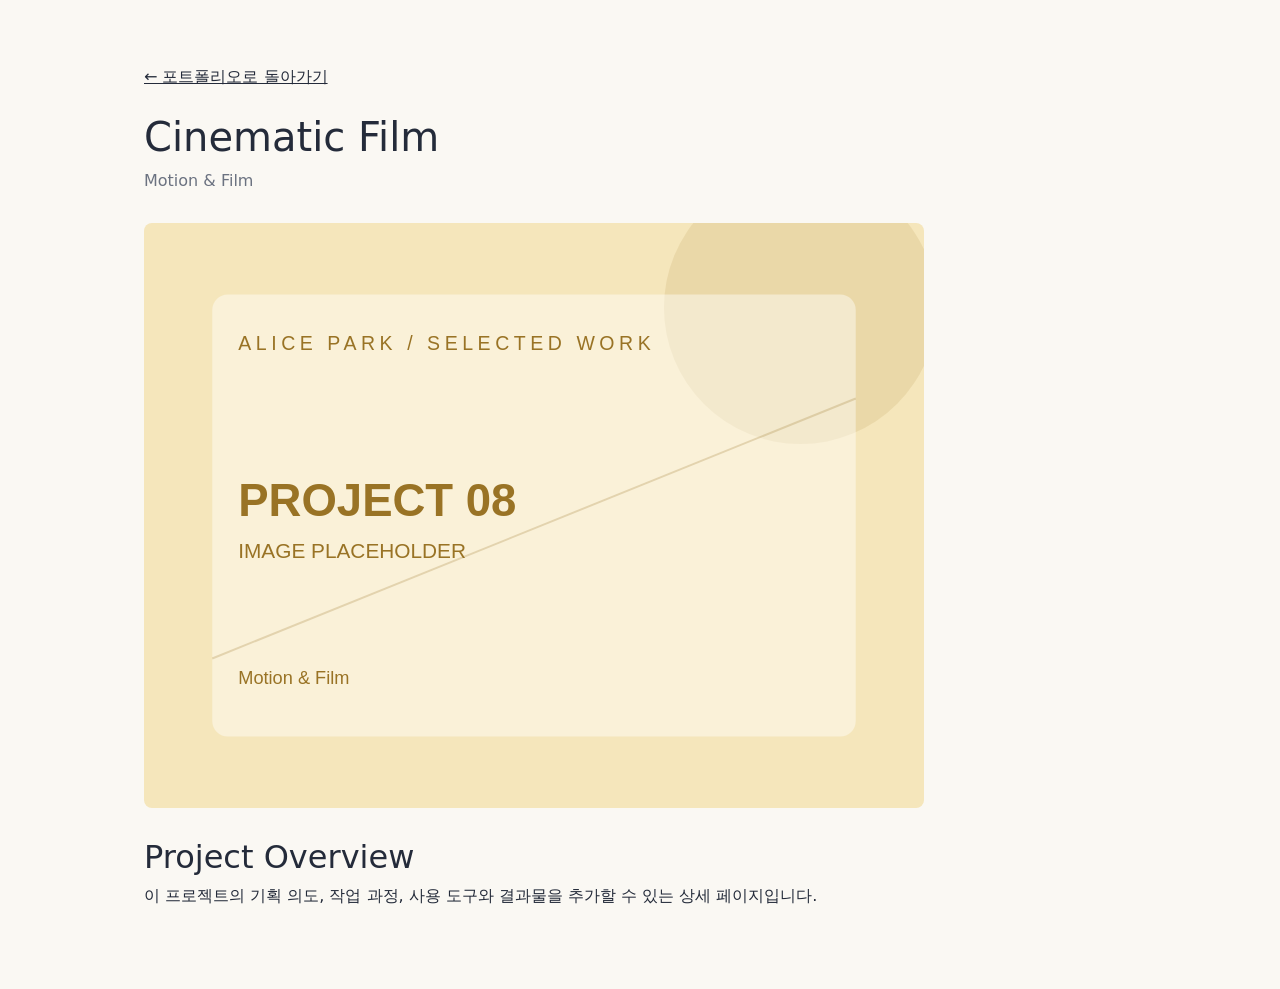
<file: project-08.html>
<!DOCTYPE html>
<html lang="ko">
<head>
  <meta charset="UTF-8">
  <meta name="viewport" content="width=device-width, initial-scale=1.0">
  <title>Cinematic Film | Alice PARK</title>
  <link href="assets/vendor/bootstrap/css/bootstrap.min.css" rel="stylesheet">
  <link href="assets/css/alice-custom.css" rel="stylesheet">
  <style>
    body { background: #faf8f3; color: #242b3a; }
    .project-detail { max-width: 1040px; margin: 0 auto; padding: 65px 24px; }
    .project-detail img { display: block; width: 100%; max-width: 780px; height: auto; border-radius: 8px; margin: 30px 0; }
    .project-detail .category { color: #6b7280; }
    .project-detail a { color: #242b3a; }
  </style>
</head>
<body>
  <!-- 프로젝트별 상세 페이지: 작품 이미지와 설명을 이곳에서 수정 -->
  <main class="project-detail">
    <a href="index.html#portfolio">← 포트폴리오로 돌아가기</a>
    <h1 class="mt-4">Cinematic Film</h1>
    <p class="category">Motion & Film</p>
    <img src="assets/img/work-placeholders/work-08.svg" alt="Cinematic Film">
    <h2>Project Overview</h2>
    <p>이 프로젝트의 기획 의도, 작업 과정, 사용 도구와 결과물을 추가할 수 있는 상세 페이지입니다.</p>
  </main>
</body>
</html>
</file>
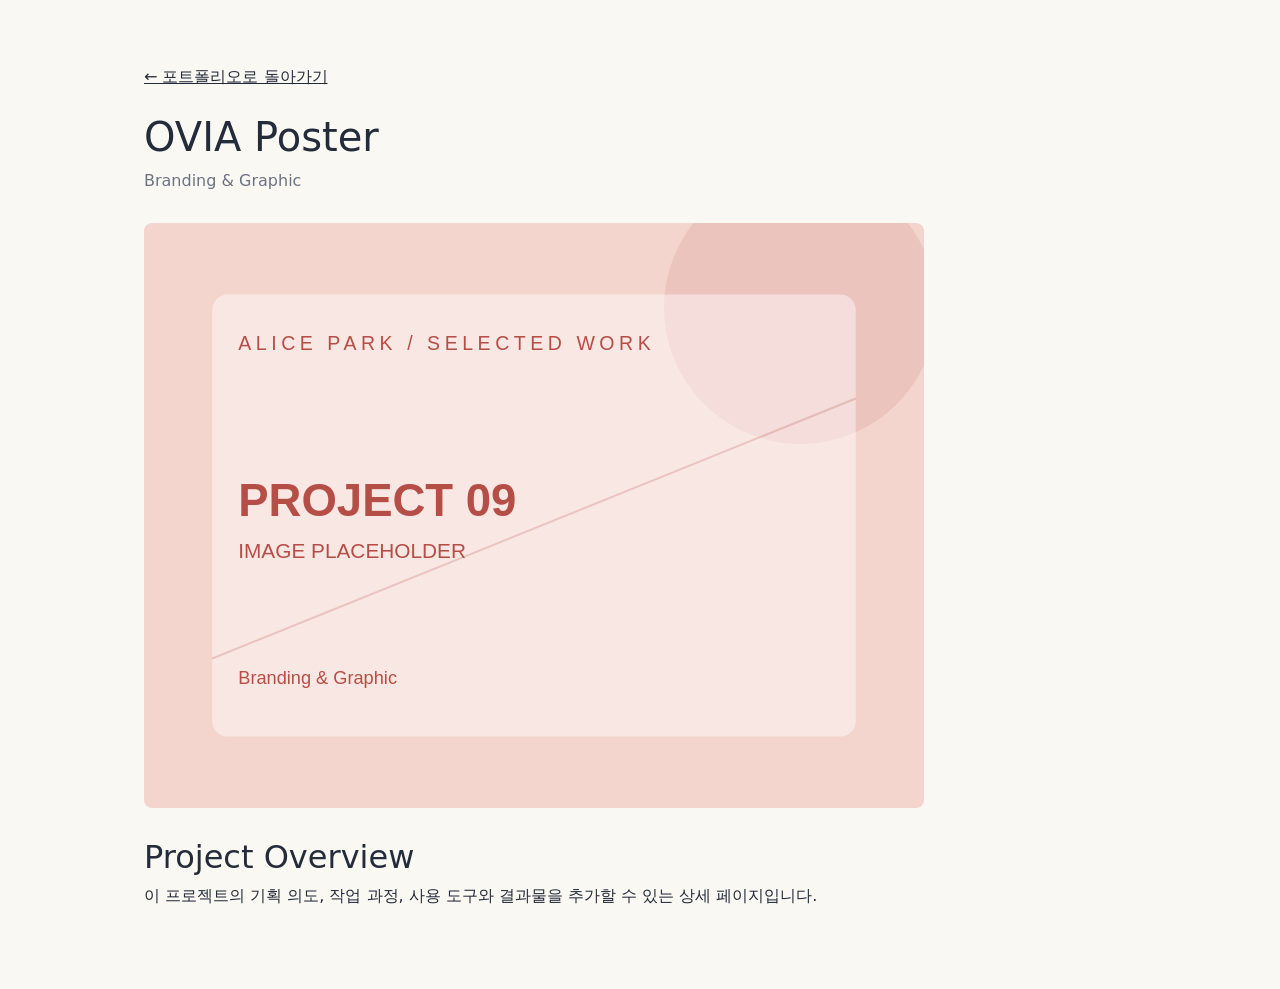
<file: project-09.html>
<!DOCTYPE html>
<html lang="ko">
<head>
  <meta charset="UTF-8">
  <meta name="viewport" content="width=device-width, initial-scale=1.0">
  <title>OVIA Poster | Alice PARK</title>
  <link href="assets/vendor/bootstrap/css/bootstrap.min.css" rel="stylesheet">
  <link href="assets/css/alice-custom.css" rel="stylesheet">
  <style>
    body { background: #faf8f3; color: #242b3a; }
    .project-detail { max-width: 1040px; margin: 0 auto; padding: 65px 24px; }
    .project-detail img { display: block; width: 100%; max-width: 780px; height: auto; border-radius: 8px; margin: 30px 0; }
    .project-detail .category { color: #6b7280; }
    .project-detail a { color: #242b3a; }
  </style>
</head>
<body>
  <!-- 프로젝트별 상세 페이지: 작품 이미지와 설명을 이곳에서 수정 -->
  <main class="project-detail">
    <a href="index.html#portfolio">← 포트폴리오로 돌아가기</a>
    <h1 class="mt-4">OVIA Poster</h1>
    <p class="category">Branding & Graphic</p>
    <img src="assets/img/work-placeholders/work-09.svg" alt="OVIA Poster">
    <h2>Project Overview</h2>
    <p>이 프로젝트의 기획 의도, 작업 과정, 사용 도구와 결과물을 추가할 수 있는 상세 페이지입니다.</p>
  </main>
</body>
</html>
</file>
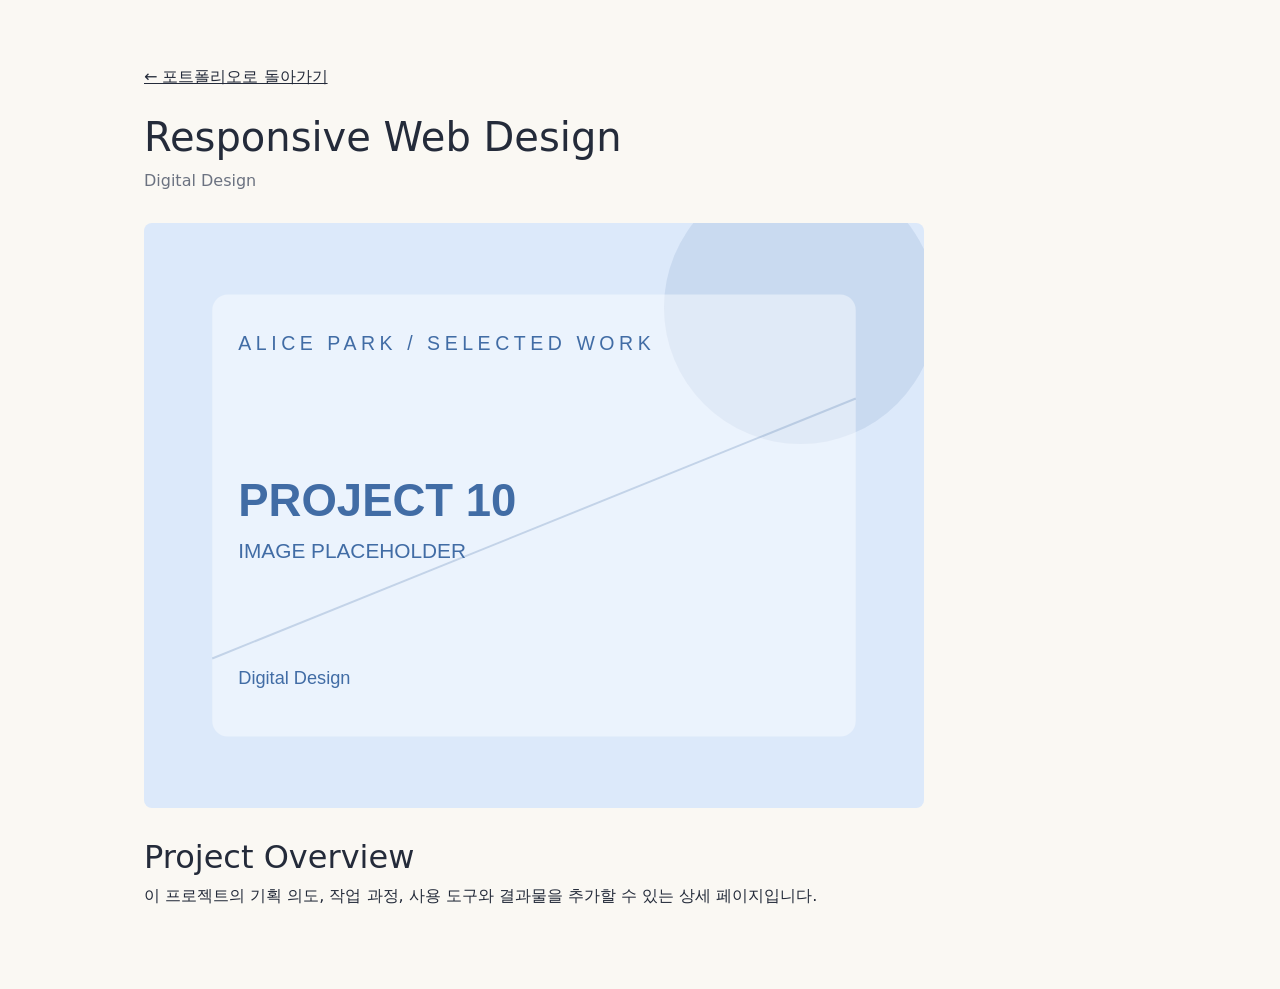
<file: project-10.html>
<!DOCTYPE html>
<html lang="ko">
<head>
  <meta charset="UTF-8">
  <meta name="viewport" content="width=device-width, initial-scale=1.0">
  <title>Responsive Web Design | Alice PARK</title>
  <link href="assets/vendor/bootstrap/css/bootstrap.min.css" rel="stylesheet">
  <link href="assets/css/alice-custom.css" rel="stylesheet">
  <style>
    body { background: #faf8f3; color: #242b3a; }
    .project-detail { max-width: 1040px; margin: 0 auto; padding: 65px 24px; }
    .project-detail img { display: block; width: 100%; max-width: 780px; height: auto; border-radius: 8px; margin: 30px 0; }
    .project-detail .category { color: #6b7280; }
    .project-detail a { color: #242b3a; }
  </style>
</head>
<body>
  <!-- 프로젝트별 상세 페이지: 작품 이미지와 설명을 이곳에서 수정 -->
  <main class="project-detail">
    <a href="index.html#portfolio">← 포트폴리오로 돌아가기</a>
    <h1 class="mt-4">Responsive Web Design</h1>
    <p class="category">Digital Design</p>
    <img src="assets/img/work-placeholders/work-10.svg" alt="Responsive Web Design">
    <h2>Project Overview</h2>
    <p>이 프로젝트의 기획 의도, 작업 과정, 사용 도구와 결과물을 추가할 수 있는 상세 페이지입니다.</p>
  </main>
</body>
</html>
</file>
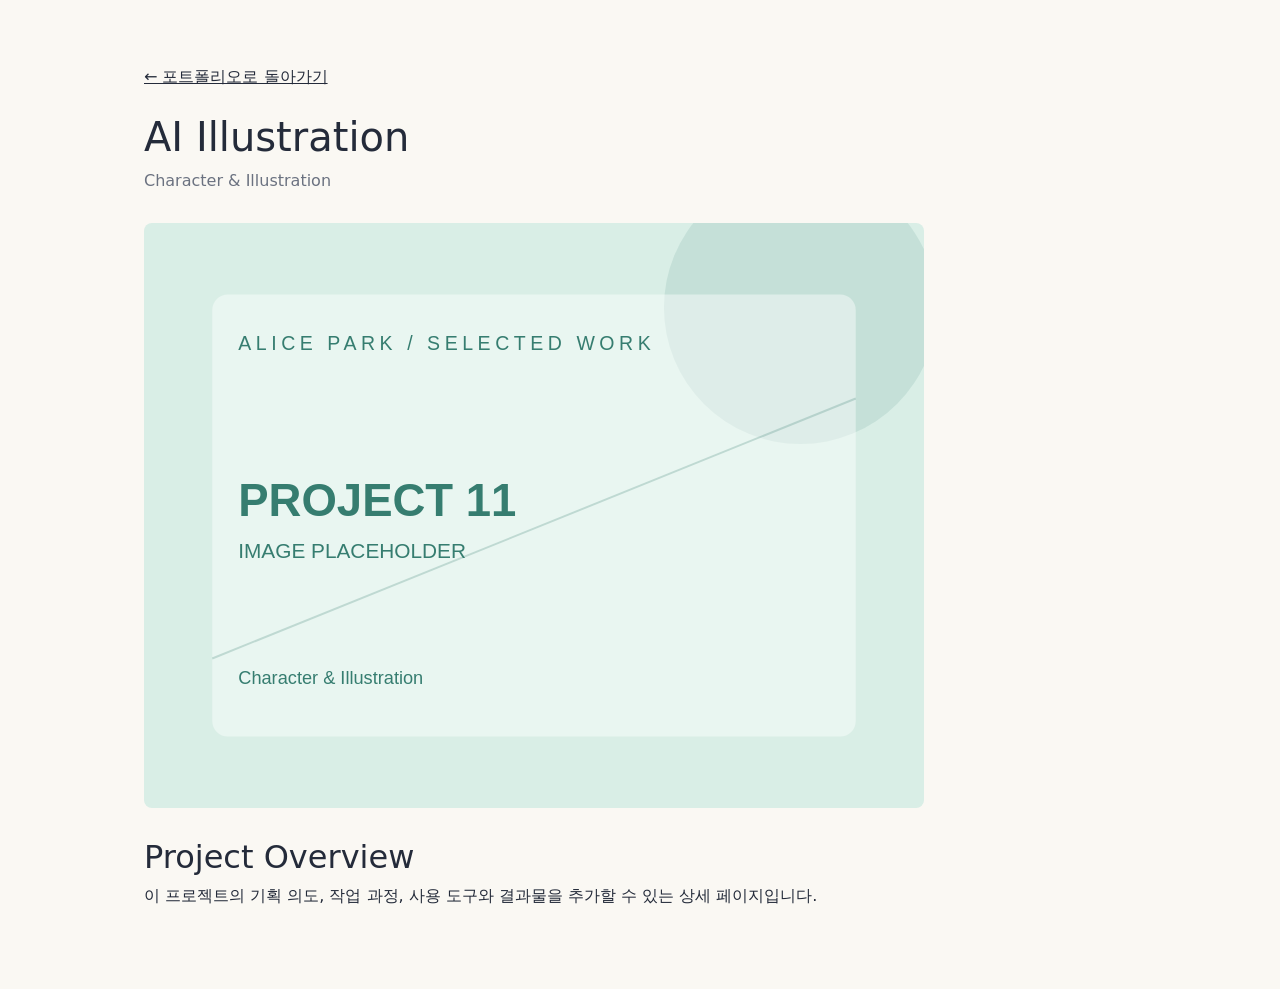
<file: project-11.html>
<!DOCTYPE html>
<html lang="ko">
<head>
  <meta charset="UTF-8">
  <meta name="viewport" content="width=device-width, initial-scale=1.0">
  <title>AI Illustration | Alice PARK</title>
  <link href="assets/vendor/bootstrap/css/bootstrap.min.css" rel="stylesheet">
  <link href="assets/css/alice-custom.css" rel="stylesheet">
  <style>
    body { background: #faf8f3; color: #242b3a; }
    .project-detail { max-width: 1040px; margin: 0 auto; padding: 65px 24px; }
    .project-detail img { display: block; width: 100%; max-width: 780px; height: auto; border-radius: 8px; margin: 30px 0; }
    .project-detail .category { color: #6b7280; }
    .project-detail a { color: #242b3a; }
  </style>
</head>
<body>
  <!-- 프로젝트별 상세 페이지: 작품 이미지와 설명을 이곳에서 수정 -->
  <main class="project-detail">
    <a href="index.html#portfolio">← 포트폴리오로 돌아가기</a>
    <h1 class="mt-4">AI Illustration</h1>
    <p class="category">Character & Illustration</p>
    <img src="assets/img/work-placeholders/work-11.svg" alt="AI Illustration">
    <h2>Project Overview</h2>
    <p>이 프로젝트의 기획 의도, 작업 과정, 사용 도구와 결과물을 추가할 수 있는 상세 페이지입니다.</p>
  </main>
</body>
</html>
</file>
<file: assets/css/main.css>
@import url('https://fonts.googleapis.com/css2?family=Do+Hyeon&display=swap');

.do-hyeon-regular-park {
  font-family: "Do Hyeon", sans-serif;
  font-weight: 400;
  font-style: normal;
}



@import url('https://fonts.googleapis.com/css2?family=Noto+Sans+KR:wght@100..900&display=swap');

.noto-sans-kr-park {
  font-family: "Noto Sans KR", sans-serif;
  font-optical-sizing: auto;
  font-weight: 400;
  font-style: normal;
}


/* Fonts */
:root {
  --default-font: "Noto Sans KR",  system-ui, -apple-system, "Segoe UI", Roboto, "Helvetica Neue", Arial, "Noto Sans", "Liberation Sans", sans-serif, "Apple Color Emoji", "Segoe UI Emoji", "Segoe UI Symbol", "Noto Color Emoji";
  --heading-font: "noto-sans-kr-park",  sans-serif;
  --nav-font: "Poppins",  sans-serif;
}

/* Global Colors - The following color variables are used throughout the website. Updating them here will change the color scheme of the entire website */
:root { 
  --background-color: #ffffff; /* Background color for the entire website, including individual sections */
  --default-color: #5a656e; /* Default color used for the majority of the text content across the entire website */
  --heading-color: #2c4964; /* Color for headings, subheadings and title throughout the website */
  --accent-color: #fb484e; /* Accent color that represents your brand on the website. It's used for buttons, links, and other elements that need to stand out */
  --surface-color: #ffffff; /* The surface color is used as a background of boxed elements within sections, such as cards, icon boxes, or other elements that require a visual separation from the global background. */
  --contrast-color: #ffffff; /* Contrast color for text, ensuring readability against backgrounds of accent, heading, or default colors. */

  --sub-blue: #0a76fd;   /* logoblue */
  --sub-green: #09c5a4;  /* logomint */
  --sub-yellow: #fcc603; /* logoyellow */
}

/* Nav Menu Colors - The following color variables are used specifically for the navigation menu. They are separate from the global colors to allow for more customization options */
:root {
  --nav-color: #5a656e;  /* The default color of the main navmenu links */
  --nav-hover-color: #0975fc; /* Applied to main navmenu links when they are hovered over or active */
  --nav-mobile-background-color: #ffffff; /* Used as the background color for mobile navigation menu */
  --nav-dropdown-background-color: #ffffff; /* Used as the background color for dropdown items that appear when hovering over primary navigation items */
  --nav-dropdown-color: #5a656e; /* Used for navigation links of the dropdown items in the navigation menu. */
  --nav-dropdown-hover-color: #fb484e; /* Similar to --nav-hover-color, this color is applied to dropdown navigation links when they are hovered over. */
}

/* Color Presets - These classes override global colors when applied to any section or element, providing reuse of the sam color scheme. */

.light-background {
  --background-color: #f2f6f9;
  --surface-color: #ffffff;
}

.dark-background {
  --background-color: #060606;
  --default-color: #ffffff;
  --heading-color: #ffffff;
  --surface-color: #252525;
  --contrast-color: #ffffff;
}

/* Smooth scroll */
:root {
  scroll-behavior: smooth;
}

/*--------------------------------------------------------------
# General Styling & Shared Classes
--------------------------------------------------------------*/
body {
  color: var(--default-color);
  background-color: var(--background-color);
  font-family: var(--default-font);
  font-size: 20px; 
}

a {
  color: var(--accent-color);
  text-decoration: none;
  transition: 0.3s;
}

a:hover {
  color: color-mix(in srgb, var(--accent-color), transparent 25%);
  text-decoration: none;
}

h1,
h2,
h3,
h4,
h5,
h6 {
  color: var(--heading-color);
  font-family: var(--heading-font);
}

/* PHP Email Form Messages
------------------------------*/
.php-email-form .error-message {
  display: none;
  background: #df1529;
  color: #ffffff;
  text-align: left;
  padding: 15px;
  margin-bottom: 24px;
  font-weight: 600;
}

.php-email-form .sent-message {
  display: none;
  color: #ffffff;
  background: #059652;
  text-align: center;
  padding: 15px;
  margin-bottom: 24px;
  font-weight: 600;
}

.php-email-form .loading {
  display: none;
  background: var(--surface-color);
  text-align: center;
  padding: 15px;
  margin-bottom: 24px;
}

.php-email-form .loading:before {
  content: "";
  display: inline-block;
  border-radius: 50%;
  width: 24px;
  height: 24px;
  margin: 0 10px -6px 0;
  border: 3px solid var(--accent-color);
  border-top-color: var(--surface-color);
  animation: php-email-form-loading 1s linear infinite;
}

@keyframes php-email-form-loading {
  0% {
    transform: rotate(0deg);
  }

  100% {
    transform: rotate(360deg);
  }
}

/*--------------------------------------------------------------
# Global Header
--------------------------------------------------------------*/
.header {
  color: var(--default-color);
  background-color: var(--background-color);
  padding: 15px 0;
  transition: all 0.5s;
  z-index: 997;
}

.header .logo {
  line-height: 1;
}

.header .logo img {
  max-height: 32px;
  margin-right: 8px;
}

.header .logo h1 {
  font-size: 30px;
  margin: 0;
  font-weight: 400;
  color: var(--heading-color);
}

.scrolled .header {
  box-shadow: 0px 0 18px rgba(0, 0, 0, 0.1);
}

/*--------------------------------------------------------------
# Navigation Menu
--------------------------------------------------------------*/
/* Navmenu - Desktop */
@media (min-width: 1200px) {
  .navmenu {
    padding: 0;
  }

  .navmenu ul {
    margin: 0;
    padding: 0;
    display: flex;
    list-style: none;
    align-items: center;
  }

  .navmenu li {
    position: relative;
  }

  .navmenu a,
  .navmenu a:focus {
    color: var(--nav-color);
    padding: 18px 15px;
    font-size: 16px;
    font-family: var(--nav-font);
    font-weight: 400;
    display: flex;
    align-items: center;
    justify-content: space-between;
    white-space: nowrap;
    transition: 0.3s;
  }

  .navmenu a i,
  .navmenu a:focus i {
    font-size: 12px;
    line-height: 0;
    margin-left: 5px;
    transition: 0.3s;
  }

  .navmenu li:last-child a {
    padding-right: 0;
  }

  .navmenu li:hover>a,
  .navmenu .active,
  .navmenu .active:focus {
    color: var(--nav-hover-color);
  }

  .navmenu .dropdown ul {
    margin: 0;
    padding: 10px 0;
    background: var(--nav-dropdown-background-color);
    display: block;
    position: absolute;
    visibility: hidden;
    left: 14px;
    top: 130%;
    opacity: 0;
    transition: 0.3s;
    border-radius: 4px;
    z-index: 99;
    box-shadow: 0px 0px 30px rgba(0, 0, 0, 0.1);
  }

  .navmenu .dropdown ul li {
    min-width: 200px;
  }

  .navmenu .dropdown ul a {
    padding: 10px 20px;
    font-size: 15px;
    text-transform: none;
    color: var(--nav-dropdown-color);
  }

  .navmenu .dropdown ul a i {
    font-size: 12px;
  }

  .navmenu .dropdown ul a:hover,
  .navmenu .dropdown ul .active:hover,
  .navmenu .dropdown ul li:hover>a {
    color: var(--nav-dropdown-hover-color);
  }

  .navmenu .dropdown:hover>ul {
    opacity: 1;
    top: 100%;
    visibility: visible;
  }

  .navmenu .dropdown .dropdown ul {
    top: 0;
    left: -90%;
    visibility: hidden;
  }

  .navmenu .dropdown .dropdown:hover>ul {
    opacity: 1;
    top: 0;
    left: -100%;
    visibility: visible;
  }
}

/* Navmenu - Mobile */
@media (max-width: 1199px) {
  .mobile-nav-toggle {
    color: var(--nav-color);
    font-size: 28px;
    line-height: 0;
    margin-right: 10px;
    cursor: pointer;
    transition: color 0.3s;
  }

  .navmenu {
    padding: 0;
    z-index: 9997;
  }

  .navmenu ul {
    display: none;
    list-style: none;
    position: absolute;
    inset: 60px 20px 20px 20px;
    padding: 10px 0;
    margin: 0;
    border-radius: 6px;
    background-color: var(--nav-mobile-background-color);
    overflow-y: auto;
    transition: 0.3s;
    z-index: 9998;
    box-shadow: 0px 0px 30px rgba(0, 0, 0, 0.1);
  }

  .navmenu a,
  .navmenu a:focus {
    color: var(--nav-dropdown-color);
    padding: 10px 20px;
    font-family: var(--nav-font);
    font-size: 17px;
    font-weight: 500;
    display: flex;
    align-items: center;
    justify-content: space-between;
    white-space: nowrap;
    transition: 0.3s;
  }

  .navmenu a i,
  .navmenu a:focus i {
    font-size: 12px;
    line-height: 0;
    margin-left: 5px;
    width: 30px;
    height: 30px;
    display: flex;
    align-items: center;
    justify-content: center;
    border-radius: 50%;
    transition: 0.3s;
    background-color: color-mix(in srgb, var(--accent-color), transparent 90%);
  }

  .navmenu a i:hover,
  .navmenu a:focus i:hover {
    background-color: var(--accent-color);
    color: var(--contrast-color);
  }

  .navmenu a:hover,
  .navmenu .active,
  .navmenu .active:focus {
    color: var(--nav-dropdown-hover-color);
  }

  .navmenu .active i,
  .navmenu .active:focus i {
    background-color: var(--accent-color);
    color: var(--contrast-color);
    transform: rotate(180deg);
  }

  .navmenu .dropdown ul {
    position: static;
    display: none;
    z-index: 99;
    padding: 10px 0;
    margin: 10px 20px;
    background-color: var(--nav-dropdown-background-color);
    border: 1px solid color-mix(in srgb, var(--default-color), transparent 90%);
    box-shadow: none;
    transition: all 0.5s ease-in-out;
  }

  .navmenu .dropdown ul ul {
    background-color: rgba(33, 37, 41, 0.1);
  }

  .navmenu .dropdown>.dropdown-active {
    display: block;
    background-color: rgba(33, 37, 41, 0.03);
  }

  .mobile-nav-active {
    overflow: hidden;
  }

  .mobile-nav-active .mobile-nav-toggle {
    color: #fff;
    position: absolute;
    font-size: 32px;
    top: 15px;
    right: 15px;
    margin-right: 0;
    z-index: 9999;
  }

  .mobile-nav-active .navmenu {
    position: fixed;
    overflow: hidden;
    inset: 0;
    background: rgba(33, 37, 41, 0.8);
    transition: 0.3s;
  }

  .mobile-nav-active .navmenu>ul {
    display: block;
  }
}

/*--------------------------------------------------------------
# Global Footer
--------------------------------------------------------------*/
.footer {
  color: var(--default-color);
  background-color: var(--background-color);
  font-size: 14px;
  text-align: center;
  padding: 30px 0;
  position: relative;
}

.footer h3 {
  font-size: 36px;
  font-weight: 700;
  position: relative;
  padding: 0;
  margin: 0 0 15px 0;
}

.footer p {
  font-size: 15;
  font-style: italic;
  padding: 0;
  margin: 0 0 30px 0;
}

.footer .social-links {
  margin: 0 0 30px 0;
}

.footer .social-links a {
  font-size: 16px;
  display: flex;
  align-items: center;
  justify-content: center;
  background: var(--accent-color);
  color: var(--contrast-color);
  line-height: 1;
  margin: 0 4px;
  border-radius: 50%;
  text-align: center;
  width: 36px;
  height: 36px;
  transition: 0.3s;
}

.footer .social-links a:hover {
  background: color-mix(in srgb, var(--accent-color), transparent 20%);
  text-decoration: none;
}

.footer .copyright {
  padding-top: 25px;
  border-top: 1px solid color-mix(in srgb, var(--default-color), transparent 90%);
}

.footer .credits {
  font-size: 13px;
  padding-top: 5px;
}

/* Footer 배경 지정하기 */
#footer.footer {
  background-color: #F9E79F ; 
  color: #2c3e50; /* 글자 색상 */
}

/*--------------------------------------------------------------
# Preloader
--------------------------------------------------------------*/
#preloader {
  position: fixed;
  inset: 0;
  z-index: 999999;
  overflow: hidden;
  background: var(--background-color);
  transition: all 0.6s ease-out;
}

#preloader:before {
  content: "";
  position: fixed;
  top: calc(50% - 30px);
  left: calc(50% - 30px);
  border: 6px solid #ffffff;
  border-color: var(--accent-color) transparent var(--accent-color) transparent;
  border-radius: 50%;
  width: 60px;
  height: 60px;
  animation: animate-preloader 1.5s linear infinite;
}

@keyframes animate-preloader {
  0% {
    transform: rotate(0deg);
  }

  100% {
    transform: rotate(360deg);
  }
}

/*--------------------------------------------------------------
# Scroll Top Button
--------------------------------------------------------------*/
.scroll-top {
  position: fixed;
  visibility: hidden;
  opacity: 0;
  right: 15px;
  bottom: 15px;
  z-index: 99999;
  background-color: var(--accent-color);
  width: 40px;
  height: 40px;
  border-radius: 4px;
  transition: all 0.4s;
}

.scroll-top i {
  font-size: 24px;
  color: var(--contrast-color);
  line-height: 0;
}

.scroll-top:hover {
  background-color: color-mix(in srgb, var(--accent-color), transparent 20%);
  color: var(--contrast-color);
}

.scroll-top.active {
  visibility: visible;
  opacity: 1;
}

/*--------------------------------------------------------------
# Disable aos animation delay on mobile devices
--------------------------------------------------------------*/
@media screen and (max-width: 768px) {
  [data-aos-delay] {
    transition-delay: 0 !important;
  }
}

/*--------------------------------------------------------------
# Global Page Titles & Breadcrumbs
--------------------------------------------------------------*/
.page-title {
  color: var(--default-color);
  background-color: var(--background-color);
  padding: 25px 0;
  position: relative;
}

.page-title h1 {
  font-size: 24px;
  font-weight: 700;
}

.page-title .breadcrumbs ol {
  display: flex;
  flex-wrap: wrap;
  list-style: none;
  padding: 0;
  margin: 0;
  font-size: 14px;
  font-weight: 400;
}

.page-title .breadcrumbs ol li+li {
  padding-left: 10px;
}

.page-title .breadcrumbs ol li+li::before {
  content: "/";
  display: inline-block;
  padding-right: 10px;
  color: color-mix(in srgb, var(--default-color), transparent 70%);
}

/*--------------------------------------------------------------
# Global Sections
--------------------------------------------------------------*/
section,
.section {
  color: var(--default-color);
  background-color: var(--background-color);
  padding: 60px 0;
  scroll-margin-top: 90px;
  overflow: clip;
}

@media (max-width: 1199px) {

  section,
  .section {
    scroll-margin-top: 66px;
  }
}

/*--------------------------------------------------------------
# Global Section Titles
--------------------------------------------------------------*/
.section-title {
  padding-bottom: 60px;
  position: relative;
}

.section-title h2 {
  font-size: 32px;
  font-weight: 700;
  margin-bottom: 20px;
  padding-bottom: 20px;
  position: relative;
}

.section-title h2:after {
  content: "";
  position: absolute;
  display: block;
  width: 50px;
  height: 3px;
  background: var(--accent-color);
  left: 0;
  right: 0;
  bottom: 0;
}

.section-title p {
  margin-bottom: 0;
}

/*--------------------------------------------------------------
# Hero Section
--------------------------------------------------------------*/
.hero {
  background: url(../img/hero-bg.jpg) top center no-repeat;
  background-size: cover;
  width: 100%;
  min-height: 90vh;
  position: relative;
  padding: 120px 0 60px 0;
  display: flex;
  align-items: center;
  justify-content: center;
}

.hero:before {
  content: "";
  background: color-mix(in srgb, var(--background-color), transparent 90%);
  position: absolute;
  inset: 0;
  z-index: 2;
}

.hero img {
  position: absolute;
  inset: 0;
  display: block;
  width: 100%;
  height: 100%;
  object-fit: cover;
  z-index: 1;
}

.hero .container {
  position: relative;
  z-index: 3;
}

.hero h2 {
  margin: 0;
  font-size: 36px;
  font-weight: 700;
  line-height: 56px;
}

.hero p {
  color: color-mix(in srgb, var(--default-color), transparent 20%);
  margin: 10px 0 0 0;
  font-size: 16px;
  font-weight: 500;
  letter-spacing: 1px;
}

@media (max-width: 640px) {
  .hero h1 {
    font-size: 30px;
    line-height: 36px;
  }
}

.hero .btn-scroll {
  transition: 0.4s;
  color: color-mix(in srgb, var(--default-color), transparent 60%);
  display: block;
  margin-top: 30px;
  animation: btn-up-down 1s ease-in-out infinite alternate-reverse both;
}

.hero .btn-scroll i {
  font-size: 48px;
}

.hero .btn-scroll:hover {
  color: var(--accent-color);
}

@keyframes btn-up-down {
  0% {
    transform: translateY(5px);
  }

  100% {
    transform: translateY(-5px);
  }
}

/*--------------------------------------------------------------
# About Section
--------------------------------------------------------------*/
.about .content h2 {
  font-weight: 700;
  font-size: 24px;
}

.about .content ul {
  list-style: none;
  padding: 0;
}

.about .content ul li {
  margin-bottom: 20px;
  display: flex;
  align-items: center;
  font-size: 18px;
  line-height: 1.8; 
}

.about .content ul strong {
  margin-right: 10px;
}

.about .content ul i {
  font-size: 16px;
  margin-right: 5px;
  color: var(--accent-color);
  line-height: 0;
}

.about .content p {
  font-size: 18px;
  line-height: 1.8;
}

.about .content hr {
  margin-top: 10px;
  margin-bottom: 30px;
}

#about .section-title h2::after {
  background-color: var(--accent-color);
}

/*--------------------------------------------------------------
# Skills Section
--------------------------------------------------------------*/
.skills .progress {
  height: 60px;
  display: block;
  background: none;
  border-radius: 0;
}

.skills .progress .skill {
  color: var(--default-color);
  padding: 0;
  margin: 0 0 6px 0;
  text-transform: uppercase;
  display: block;
  font-weight: 600;
  font-family: var(--heading-font);
}

.skills .progress .skill .val {
  float: right;
  font-style: normal;
}

.skills .progress-bar-wrap {
  background: color-mix(in srgb, var(--default-color), transparent 90%);
  height: 10px;
}

.skills .progress-bar {
  width: 1px;
  height: 10px;
  transition: 0.9s;
  background-color: var(--accent-color);
}

#skills .section-title h2::after {
  background-color: var(--sub-blue);
}

/*--------------------------------------------------------------
# Resume Section
--------------------------------------------------------------*/
.resume .resume-title {
  color: var(--accent-color);
  font-size: 26px;
  font-weight: 700;
  margin-top: 20px;
  margin-bottom: 20px;
}

.resume .resume-item {
  padding: 0 0 20px 20px;
  margin-top: -2px;
  border-left: 2px solid var(--accent-color);
  position: relative;
}

.resume .resume-item h4 {
  line-height: 18px;
  font-size: 22px;
  font-weight: 600;
  text-transform: uppercase;
  color: var(--heading-color);
  margin-bottom: 10px;
}

.resume .resume-item h5 {
  font-size: 18px;
  padding: 5px 15px;
  display: inline-block;
  font-weight: 600;
  margin-bottom: 10px;
  color: #6c757d;
}

.resume .resume-item ul {
  padding-left: 20px;
}

.resume .resume-item ul li {
  padding-bottom: 10px;
  font-size: 18px;
  line-height: 1.8;
}

.resume .resume-item:last-child {
  padding-bottom: 0;
}

.resume .resume-item::before {
  content: "";
  position: absolute;
  width: 16px;
  height: 16px;
  border-radius: 50px;
  left: -9px;
  top: 0;
  background: var(--background-color);
  border: 2px solid var(--accent-color);
}

.resume .resume-item p {
  font-size: 18px;
  line-height: 1.8;
}

/*--------------------------------------------------------------
# Services Section
--------------------------------------------------------------*/
.services .service-item {
  background-color: var(--surface-color);
  box-shadow: 0px 0 25px 0 rgba(0, 0, 0, 0.1);
  padding: 50px 30px;
  transition: all 0.3s ease-in-out;
  height: 100%;
  position: relative;
  z-index: 1;
}

.services .service-item:before {
  content: "";
  position: absolute;
  background: var(--accent-color);
  inset: 100% 0 0 0;
  transition: all 0.3s;
  z-index: -1;
}

.services .service-item .icon {
  margin-bottom: 10px;
}

.services .service-item .icon i {
  color: var(--accent-color);
  font-size: 36px;
  transition: ease-in-out 0.3s;
}

.services .service-item h4 {
  font-weight: 700;
  margin-bottom: 15px;
  font-size: 20px;
}

.services .service-item h4 a {
  color: var(--heading-color);
  transition: ease-in-out 0.3s;
}

.services .service-item p {
  line-height: 24px;
  font-size: 14px;
  margin-bottom: 0;
  transition: ease-in-out 0.3s;
}

.services .service-item:hover h4 a,
.services .service-item:hover .icon i,
.services .service-item:hover p {
  color: var(--contrast-color);
}

.services .service-item:hover:before {
  background: var(--accent-color);
  inset: 0;
  border-radius: 0px;
}

/*--------------------------------------------------------------
# Portfolio Section
--------------------------------------------------------------*/
.portfolio .portfolio-filters {
  padding: 0;
  margin: 0 auto 20px auto;
  list-style: none;
  text-align: center;
}

.portfolio .portfolio-filters li {
  background-color: var(--surface-color);
  cursor: pointer;
  display: inline-block;
  padding: 8px 20px 10px 20px;
  margin: 0 2px;
  font-size: 15px;
  font-weight: 500;
  line-height: 1;
  margin-bottom: 5px;
  border-radius: 50px;
  transition: all 0.3s ease-in-out;
}

.portfolio .portfolio-filters li:hover,
.portfolio .portfolio-filters li.filter-active {
  color: var(--contrast-color);
  background-color: #09c5a4;
}

.portfolio .portfolio-filters li:first-child {
  margin-left: 0;
}

.portfolio .portfolio-filters li:last-child {
  margin-right: 0;
}

@media (max-width: 575px) {
  .portfolio .portfolio-filters li {
    font-size: 14px;
    margin: 0 0 10px 0;
  }
}

.portfolio .portfolio-item {
  position: relative;
  overflow: hidden;
}

.portfolio .portfolio-item .portfolio-info {
  opacity: 0;
  position: absolute;
  left: 12px;
  right: 12px;
  bottom: -100%;
  z-index: 3;
  transition: all ease-in-out 0.5s;
  background: color-mix(in srgb, var(--surface-color), transparent 10%);
  padding: 15px;
}

.portfolio .portfolio-item .portfolio-info h4 {
  font-size: 18px;
  font-weight: 600;
  padding-right: 50px;
}

.portfolio .portfolio-item .portfolio-info p {
  color: color-mix(in srgb, var(--default-color), transparent 30%);
  font-size: 14px;
  margin-bottom: 0;
  padding-right: 50px;
}

.portfolio .portfolio-item .portfolio-info .preview-link,
.portfolio .portfolio-item .portfolio-info .details-link {
  position: absolute;
  right: 50px;
  font-size: 24px;
  top: calc(50% - 14px);
  color: color-mix(in srgb, var(--default-color), transparent 30%);
  transition: 0.3s;
  line-height: 0;
}

.portfolio .portfolio-item .portfolio-info .preview-link:hover,
.portfolio .portfolio-item .portfolio-info .details-link:hover {
  color: var(--accent-color);
}

.portfolio .portfolio-item .portfolio-info .details-link {
  right: 14px;
  font-size: 28px;
}

.portfolio .portfolio-item:hover .portfolio-info {
  opacity: 1;
  bottom: 0;
}

#portfolio .section-title h2::after {
  background-color: var(--sub-green);
}

/*--------------------------------------------------------------
# Testimonials Section
--------------------------------------------------------------*/
.testimonials .testimonials-carousel,
.testimonials .testimonials-slider {
  overflow: hidden;
}

.testimonials .testimonial-item {
  box-sizing: content-box;
  min-height: 320px;
}

.testimonials .testimonial-item .testimonial-img {
  width: 90px;
  border-radius: 50%;
  margin: -40px 0 0 40px;
  position: relative;
  z-index: 2;
  border: 6px solid var(--background-color);
}

.testimonials .testimonial-item h3 {
  font-size: 18px;
  font-weight: bold;
  margin: 10px 0 5px 45px;
}

.testimonials .testimonial-item h4 {
  font-size: 14px;
  color: color-mix(in srgb, var(--default-color), transparent 20%);
  margin: 0 0 0 45px;
}

.testimonials .testimonial-item .quote-icon-left,
.testimonials .testimonial-item .quote-icon-right {
  color: color-mix(in srgb, var(--accent-color), transparent 50%);
  font-size: 26px;
  line-height: 0;
}

.testimonials .testimonial-item .quote-icon-left {
  display: inline-block;
  left: -5px;
  position: relative;
}

.testimonials .testimonial-item .quote-icon-right {
  display: inline-block;
  right: -5px;
  position: relative;
  top: 10px;
  transform: scale(-1, -1);
}

.testimonials .testimonial-item p {
  font-style: italic;
  margin: 0 15px 0 15px;
  padding: 20px 20px 60px 20px;
  background: color-mix(in srgb, var(--default-color), transparent 97%);
  position: relative;
  border-radius: 6px;
  position: relative;
  z-index: 1;
}

.testimonials .swiper-wrapper {
  height: auto;
}

.testimonials .swiper-pagination {
  margin-top: 20px;
  position: relative;
}

.testimonials .swiper-pagination .swiper-pagination-bullet {
  width: 12px;
  height: 12px;
  background-color: var(--background-color);
  opacity: 1;
  border: 1px solid var(--accent-color);
}

.testimonials .swiper-pagination .swiper-pagination-bullet-active {
  background-color: var(--accent-color);
}

/*--------------------------------------------------------------
# Contact Section
--------------------------------------------------------------*/
.contact .info-item+.info-item {
  margin-top: 40px;
}

.contact .info-item i {
  color: var(--accent-color);
  background: color-mix(in srgb, var(--accent-color), transparent 92%);
  font-size: 20px;
  width: 44px;
  height: 44px;
  display: flex;
  justify-content: center;
  align-items: center;
  border-radius: 50px;
  transition: all 0.3s ease-in-out;
  margin-right: 15px;
}

.contact .info-item h3 {
  padding: 0;
  font-size: 18px;
  font-weight: 700;
  margin-bottom: 5px;
}

.contact .info-item p {
  padding: 0;
  margin-bottom: 0;
  font-size: 14px;
}

.contact .info-item:hover i {
  background: var(--accent-color);
  color: var(--contrast-color);
}

.contact .php-email-form {
  height: 100%;
}

.contact .php-email-form input[type=text],
.contact .php-email-form input[type=email],
.contact .php-email-form textarea {
  font-size: 14px;
  padding: 10px 15px;
  box-shadow: none;
  border-radius: 0;
  color: var(--default-color);
  background-color: color-mix(in srgb, var(--background-color), transparent 50%);
  border-color: color-mix(in srgb, var(--default-color), transparent 80%);
}

.contact .php-email-form input[type=text]:focus,
.contact .php-email-form input[type=email]:focus,
.contact .php-email-form textarea:focus {
  border-color: var(--accent-color);
}

.contact .php-email-form input[type=text]::placeholder,
.contact .php-email-form input[type=email]::placeholder,
.contact .php-email-form textarea::placeholder {
  color: color-mix(in srgb, var(--default-color), transparent 70%);
}

.contact .php-email-form button[type=submit] {
  color: var(--contrast-color);
  background: var(--accent-color);
  border: 0;
  padding: 10px 30px;
  transition: 0.4s;
  border-radius: 50px;
}

.contact .php-email-form button[type=submit]:hover {
  background: color-mix(in srgb, var(--accent-color), transparent 25%);
}

/*--------------------------------------------------------------
# Portfolio Details Section
--------------------------------------------------------------*/
.portfolio-details .portfolio-details-slider img {
  width: 100%;
}

.portfolio-details .portfolio-details-slider .swiper-pagination {
  margin-top: 20px;
  position: relative;
}

.portfolio-details .portfolio-details-slider .swiper-pagination .swiper-pagination-bullet {
  width: 12px;
  height: 12px;
  background-color: color-mix(in srgb, var(--default-color), transparent 85%);
  opacity: 1;
}

.portfolio-details .portfolio-details-slider .swiper-pagination .swiper-pagination-bullet-active {
  background-color: var(--accent-color);
}

.portfolio-details .portfolio-info {
  background-color: var(--surface-color);
  padding: 30px;
  box-shadow: 0px 0 30px rgba(0, 0, 0, 0.1);
}

.portfolio-details .portfolio-info h3 {
  font-size: 22px;
  font-weight: 700;
  margin-bottom: 20px;
  padding-bottom: 20px;
  border-bottom: 1px solid color-mix(in srgb, var(--default-color), transparent 85%);
}

.portfolio-details .portfolio-info ul {
  list-style: none;
  padding: 0;
  font-size: 15px;
}

.portfolio-details .portfolio-info ul li+li {
  margin-top: 10px;
}

.portfolio-details .portfolio-description {
  padding-top: 30px;
}

.portfolio-details .portfolio-description h2 {
  font-size: 26px;
  font-weight: 700;
  margin-bottom: 20px;
}

.portfolio-details .portfolio-description p {
  padding: 0;
  color: color-mix(in srgb, var(--default-color), transparent 30%);
}

/*--------------------------------------------------------------
# Service Details Section
--------------------------------------------------------------*/
.service-details .services-list {
  background-color: var(--surface-color);
  padding: 10px 30px;
  border: 1px solid color-mix(in srgb, var(--default-color), transparent 90%);
  margin-bottom: 20px;
}

.service-details .services-list a {
  display: block;
  line-height: 1;
  padding: 8px 0 8px 15px;
  border-left: 3px solid color-mix(in srgb, var(--default-color), transparent 70%);
  margin: 20px 0;
  color: color-mix(in srgb, var(--default-color), transparent 20%);
  transition: 0.3s;
}

.service-details .services-list a.active {
  color: var(--heading-color);
  font-weight: 700;
  border-color: var(--accent-color);
}

.service-details .services-list a:hover {
  border-color: var(--accent-color);
}

.service-details .services-img {
  margin-bottom: 20px;
}

.service-details h3 {
  font-size: 26px;
  font-weight: 700;
}

.service-details h4 {
  font-size: 20px;
  font-weight: 700;
}

.service-details p {
  font-size: 15px;
}

.service-details ul {
  list-style: none;
  padding: 0;
  font-size: 15px;
}

.service-details ul li {
  padding: 5px 0;
  display: flex;
  align-items: center;
}

.service-details ul i {
  font-size: 20px;
  margin-right: 8px;
  color: var(--accent-color);
}

/*--------------------------------------------------------------
# Starter Section Section
--------------------------------------------------------------*/
.starter-section {
  /* Add your styles here */
}
</file>
<file: assets/css/portfolio-detail-custom.css>
/* ============================================================
   Portfolio Details 전용 스타일
   헤더/푸터 공통 스타일: alice-custom.css
   슬라이드/상세 이미지 레이아웃: 이 파일에서 수정
   ============================================================ */

/* 상단 제목 영역 */
.alice-detail-heading { background: #FAF8F3; padding: 65px 0 54px; }
.alice-detail-heading-inner { display: flex; align-items: end; justify-content: space-between; gap: 24px; }
.alice-detail-eyebrow { font-size: 12px; font-weight: 700; letter-spacing: .18em; color: #EF786B; margin-bottom: 12px; }
.alice-detail-heading h1 { font-size: clamp(30px, 4vw, 48px); font-weight: 800; color: #242B3A; margin: 0 0 12px; }
.alice-detail-subtitle { color: #6B7280; margin: 0; }
.alice-detail-back { color: #242B3A; text-decoration: none; font-weight: 600; white-space: nowrap; }
.alice-detail-back:hover { color: #EF786B; }

/* 상세 페이지 공통 여백 */
.alice-detail-content { background: #fff; padding-top: 65px; padding-bottom: 85px; }
.alice-detail-section-heading { margin-bottom: 26px; }
.alice-detail-section-heading h2, .alice-detail-intro h2 { color: #242B3A; font-size: 25px; font-weight: 700; margin-bottom: 9px; }
.alice-detail-section-heading p, .alice-detail-intro p { color: #6B7280; margin: 0; line-height: 1.8; }

/* 상단 주요 컷 슬라이드 */
.alice-detail-slider { position: relative; width: 100%; padding-bottom: 46px; }
.alice-detail-slider .swiper-slide { display: flex; justify-content: center; align-items: center; background: #FAF8F3; border-radius: 12px; overflow: hidden; }
.alice-detail-slider .swiper-slide img { display: block; width: 100%; height: auto; max-height: 630px; object-fit: contain; }
.alice-detail-slider .swiper-pagination { bottom: 7px; }
.alice-detail-slider .swiper-pagination-bullet { background: #6A9DE0; opacity: .35; }
.alice-detail-slider .swiper-pagination-bullet-active { background: #EF786B; opacity: 1; }
.alice-detail-arrow { position: absolute; top: calc(50% - 23px); z-index: 5; display: grid; place-items: center; width: 44px; height: 44px; border: 0; border-radius: 50%; background: rgba(36,43,58,.78); color: white; font-size: 19px; }
.alice-detail-prev { left: 16px; }
.alice-detail-next { right: 16px; }
.alice-detail-arrow:hover { background: #EF786B; }

/* 프로젝트 개요 */
.alice-detail-intro { padding: 44px 0 54px; border-bottom: 1px solid #ECECEC; }
.alice-detail-long-heading { margin-top: 52px; }

/* 긴 상세 이미지: 고정 높이 없이 이미지 비율 그대로 출력 */
.alice-detail-long-image { width: 100%; max-width: 1000px; margin: 0 auto; }
.alice-detail-long-image img { display: block; width: 100%; height: auto; }
.alice-detail-bottom-nav { text-align: center; margin-top: 60px; }
.alice-detail-bottom-nav a { display: inline-block; padding: 13px 22px; background: #242B3A; border-radius: 5px; color: #fff; text-decoration: none; }
.alice-detail-bottom-nav a:hover { background: #EF786B; }

@media (max-width: 767px) {
  .alice-detail-heading { padding: 42px 0; }
  .alice-detail-heading-inner { align-items: flex-start; flex-direction: column; }
  .alice-detail-content { padding-top: 42px; }
  .alice-detail-arrow { width: 34px; height: 34px; font-size: 15px; }
  .alice-detail-prev { left: 8px; }
  .alice-detail-next { right: 8px; }
  .alice-detail-intro { padding: 32px 0; }
  .alice-detail-long-heading { margin-top: 36px; }
}
</file>
<file: assets/css/alice-custom.css>
/* Alice PARK | Stage 1 visual foundation. Original Bootstrap/JS files untouched. */
:root {
   --accent-color:#e87567;
   --heading-color:#233047;
   --default-color:#3c4555;
   --background-color:#fffdf9;
   --surface-color:#fffdf9;
}


html {
  scroll-behavior:smooth
}


body {
  background:#fffdf9;
  color:#3c4555
}


.header {
  background:#fffdf9!important;
  box-shadow:0 1px 0 rgba(35,48,71,.08)
}


.header .sitename {
  font-family:Arial,sans-serif!important;
  font-size:24px!important;
  font-weight:800;
  letter-spacing:-.8px;
  color:#233047
}

/* ===================================
   Header - Alice PARK Logo Font
=================================== */

.header .logo .sitename {
    font-family: 'Outfit', sans-serif;
    font-size: 22px;
    font-weight: 600;
    letter-spacing: 0.5px;
}


.navmenu a {
  font-size:14px!important;
  font-weight:600
}


.navmenu a:hover,.navmenu .active {
  color:#e87567!important
}


.alice-hero {
  min-height:690px!important;
  display:flex;
  align-items:center;
  background:#fffdf9!important;
  color:#233047!important;
  position:relative;
  overflow:hidden;
  padding:105px 0 90px!important
}


.alice-hero::before {
  display:none!important
}


.alice-hero-inner {
  display:grid;
  grid-template-columns:1fr 1fr;
  align-items:center;
  gap:7%;
  position:relative;
  z-index:2
}


.alice-hero-copy .eyebrow {
  font-size:12px;
  letter-spacing:3px;
  font-weight:700;
  color:#d36d61
}


.alice-hero-copy h2 {
  font-family:Arial,sans-serif!important;
  font-size:clamp(66px,7vw,112px)!important;
  font-weight:900!important;
  letter-spacing:-6px;
  line-height:.99!important;
  color:#233047!important;
  margin:22px 0 28px;
  text-align:left
}


.alice-hero-copy h2 em {
  font-style:normal;
  color:#e87567
}


.alice-hero-copy p {
  font-size:17px!important;
  line-height:1.9;
  color:#667080!important;
  margin-bottom:32px
}


.alice-button {
  display:inline-flex;
  gap:30px;
  align-items:center;
  background:#233047;
  color:white!important;
  padding:15px 23px;
  border-radius:3px;
  font-size:14px;
  font-weight:700;
  transition:background .2s
}


.alice-button:hover {
  background:#e87567
}


.alice-hero-art {
  height:490px;
  position:relative
}


.collage-note {
  position:absolute;
  top:18px;
  left:12%;
  font-size:12px;
  font-weight:800;
  letter-spacing:2px;
  color:#84909a
}


.collage-note small {
  display:block;
  margin-top:8px;
  font-size:11px;
  letter-spacing:0;
  font-weight:400
}


.collage-tile {
  position:absolute;
  display:flex;
  justify-content:center;
  align-items:center;
  flex-direction:column;
  font-size:clamp(22px,3vw,44px);
  font-weight:900;
  letter-spacing:-2px;
  box-shadow:0 14px 30px rgba(33,47,67,.09);
  border:10px solid #fff
}


.collage-tile span {
  font-size:10px;
  letter-spacing:2px;
  font-weight:600;
  margin-top:9px
}


.tile-one {
  top:68px;
  left:3%;
  width:57%;
  height:240px;
  background:#f5d9d2;
  color:#b7504c;
  transform:rotate(-8deg)
}


.tile-two {
  top:40px;
  right:0;
  width:45%;
  height:235px;
  background:#dcebf9;
  color:#4c7cb5;
  transform:rotate(8deg)
}


.tile-three {
  bottom:22px;
  left:25%;
  width:62%;
  height:215px;
  background:#e3f1e8;
  color:#468d79;
  transform:rotate(-3deg)
}


.puzzle-fragment {
  position:absolute;
  width:62px;
  height:62px;
  background:#f2c956;
  border-radius:9px;
  transform:rotate(17deg);
  z-index:1
}


.puzzle-fragment::after {
  content:'';
  position:absolute;
  top:-18px;
  left:20px;
  width:24px;
  height:26px;
  border-radius:50%;
  background:inherit
}


.fragment-one {
  right:8%;
  top:0;
  background:#f1c858
}


.fragment-two {
  left:1%;
  bottom:5%;
  background:#e87567
}


.edge-fragment {
  width:74px;
  height:74px;
  z-index:0
}


.edge-left {
  left:-44px;
  top:23%;
  background:#6ebfae
}


.edge-right {
  right:-42px;
  bottom:18%;
  background:#78a7e5
}


.section-title h2 {
  color:#233047
}


.portfolio {
  background:#fff!important
}


.portfolio .portfolio-item img {
  display:block;
  width:100%;
  aspect-ratio:4/3;
  object-fit:cover;
  border-radius:3px
}


.portfolio .portfolio-item {
  overflow:hidden
}


.portfolio .portfolio-info {
  border-radius:0 0 3px 3px
}


.portfolio .portfolio-filters li {
  font-size:13px!important
}


.alice-contact {
  background:#f6f3ee
}


.alice-contact-content {
  text-align:center;
  padding:15px 0 55px
}


.alice-contact-content h3 {
  font-size:clamp(24px,4vw,42px);
  font-weight:800;
  color:#233047
}


.alice-contact-content p {
  color:#7b8390
}


.alice-contact-content a {
  display:inline-block;
  margin-top:14px;
  color:#d36d61;
  font-weight:700
}


.footer {
  background:#233047!important;
  color:#e7eaf0!important
}


.footer .sitename,.footer .copyright,.footer .credits,.footer p {
  color:#e7eaf0!important
}


.footer a {
  color:#f0c85a!important
}


@media(max-width:991px){
  .alice-hero-inner {
  grid-template-columns:1fr;
  gap:35px
}


.alice-hero {
  padding:85px 0 60px!important
}


.alice-hero-copy h2 {
  font-size:clamp(65px,12vw,100px)!important
}


.alice-hero-art {
  height:420px;
  max-width:600px;
  width:100%;
  margin:auto
}
}


@media(max-width:575px){
  .alice-hero-copy h2 {
  font-size:clamp(56px,15vw,80px)!important;
  letter-spacing:-4px
}


.alice-hero-copy p {
  font-size:14px!important
}


.alice-hero-art {
  height:320px
}


.tile-one {
  height:170px
}


.tile-two {
  height:165px
}


.tile-three {
  height:155px
}


.collage-tile {
  border-width:6px
}


.header .sitename {
  font-size:20px!important
}
}

/* ===== 2차 메인 비주얼: 이미지 및 브랜드 색상 ===== */
/* 포토샵 이미지 배경색과 동일한 색상 */
:root {
  --accent-color: #EF786B;
  --heading-color: #242B3A;
  --background-color: #F9F8F3;
  --surface-color: #F9F8F3;
}

.alice-hero {
  background: #F9F8F3 !important;
  min-height: 0 !important;
  padding: 22px 0 32px !important;
  display: block;
  position: relative;
  overflow: hidden;
}

/* 좌측 45%, 우측 55%: 기존 레이아웃 유지 */
.alice-hero-inner.alice-hero-images {
  display: grid !important;
  grid-template-columns: 45% 55% !important;
  gap: 0 !important;
  align-items: start !important;
  max-width: 1320px;
  position: relative;
  z-index: 2;
}

.alice-image-panel {
  position: relative;
  min-width: 0;
}

/* 기존 Bootstrap 템플릿의 .hero img 절대 위치 규칙 방지 */
.alice-hero .alice-image-panel > img.alice-hero-img {
  position: static !important;
  inset: auto !important;
  display: block !important;
  width: 100% !important;
  height: auto !important;
  max-width: 100%;
  object-fit: contain !important;
  z-index: auto !important;
}

/* 이미지 속 텍스트 아래에 실제 클릭 가능한 버튼 배치 */
.alice-image-button {
  position: absolute;
  top: 70.2%;
  left: 7.5%;
  display: inline-flex;
  align-items: center;
  justify-content: center;
  padding: 12px 20px;
  background: #242B3A;
  color: #FFFFFF !important;
  font-size: clamp(10px, 1.05vw, 14px);
  font-weight: 700;
  border-radius: 3px;
  text-decoration: none;
  white-space: nowrap;
  transition: background .2s;
}

.alice-image-button:hover {
  background: #EF786B;
  color: #FFFFFF !important;
}

/* ===== 양쪽 퍼즐: 원본 PNG 유지, CSS로 회전 및 가장자리 잘림 ===== */
.alice-hero > img.alice-edge-puzzle {
  position: absolute !important;
  inset: auto !important;
  display: block !important;
  width: clamp(100px, 11vw, 180px) !important;
  height: auto !important;
  object-fit: contain !important;
  z-index: 4 !important;
  pointer-events: none;
}

/* 민트 퍼즐: 왼쪽 화면 밖으로 약 65% 이동 + 반시계 17도 */
.alice-hero > img.alice-edge-left {
  left: 0 !important;
  top: 28% !important;
  right: auto !important;
  bottom: auto !important;
  transform: translateX(-40%) rotate(-152deg) !important;
}

/* 블루 퍼즐: 오른쪽 화면 밖으로 약 65% 이동 + 시계 19도 */
.alice-hero > img.alice-edge-right {
  right: 0 !important;
  top: 49% !important;
  left: auto !important;
  bottom: auto !important;
  transform: translateX(55%) rotate(143deg) !important;
}

/* ===== 태블릿 ===== */
@media (max-width: 991px) {
  .alice-hero {
    padding: 12px 0 25px !important;
  }

  .alice-hero-inner.alice-hero-images {
    grid-template-columns: 45% 55% !important;
    gap: 0 !important;
  }

  .alice-image-button {
    padding: 9px 12px;
    font-size: 10px;
  }

  .alice-hero > img.alice-edge-puzzle {
    width: 90px !important;
  }
}

/* ===== 모바일: 메인 이미지 상하 배치 ===== */
@media (max-width: 767px) {
  .alice-hero-inner.alice-hero-images {
    grid-template-columns: 1fr !important;
    max-width: 550px;
  }

  .alice-image-button {
    top: 70%;
    padding: 11px 18px;
    font-size: clamp(11px, 3vw, 15px);
  }

  .alice-hero > img.alice-edge-puzzle {
    width: clamp(70px, 19vw, 110px) !important;
  }

  .alice-hero > img.alice-edge-left {
    top: 14% !important;
    transform: translateX(-40%) rotate(-152deg) !important;
  }

  .alice-hero > img.alice-edge-right {
    top: 75% !important;
    transform: translateX(55%) rotate(-143deg) !important;
  }
}


/* ===== 3차 수정: 메인 버튼 정렬 ===== */
/* 이미지에 포함된 문구 아래쪽에 배치하고, 텍스트 시작선에 맞춤 */
.alice-image-button {
  top: 82% !important;
  left: 12% !important;
  z-index: 5;
}

/* ===== About: 프로필 사진 크기 및 여백 ===== */
.alice-about-photo-column {
  display: flex;
  justify-content: center;
  align-items: flex-start;
}

.alice-about-photo {
  display: block;
  width: 100%;
  max-width: 320px;
  height: auto;
  aspect-ratio: 3 / 4;
  object-fit: cover;
  border-radius: 8px;
}

/* ===== Skills: 브랜드 컬러 그래프 ===== */
/* 기존 진행 효과는 유지하고 그래프 색상만 변경 */
#skills .progress-bar {
  background-color: #6A9DE0 !important;
}

#skills .col-lg-6:nth-child(2) .progress-bar {
  background-color: #EF786B !important;
}

/* ===== 섹션 배경색: 아이보리와 화이트 교차 ===== */
#portfolio,
#skills,
#contact {
  background-color: #FFFFFF !important;
}

#about,
#resume {
  background-color: #FAF8F3 !important;
}

/* ===== Contact: 이메일만 표시 ===== */
.alice-contact-content {
  text-align: center;
  padding: 4px 0 42px;
}

.alice-contact-content h3 {
  color: #242B3A;
}

.alice-contact-content .alice-email-link {
  display: inline-block;
  color: #EF786B;
  font-size: clamp(17px, 2vw, 23px);
  font-weight: 700;
  text-decoration: none;
  border-bottom: 1px solid currentColor;
  padding-bottom: 4px;
}

.alice-contact-content .alice-email-link:hover {
  color: #242B3A;
}

/* ===== 태블릿 및 모바일 ===== */
@media (max-width: 991px) {
  .alice-about-photo {
    max-width: 280px;
  }

  .alice-image-button {
    top: 82% !important;
    left: 12% !important;
  }
}

@media (max-width: 767px) {
  .alice-about-photo-column {
    margin-bottom: 20px;
  }

  .alice-image-button {
    top: 82% !important;
    left: 12% !important;
    font-size: 12px;
  }
}

/* ===== 5차 수정: 메인 이미지 안의 실제 글자 시작선에 버튼 정렬 ===== */
/* 왼쪽 JPG의 글자 시작 위치는 이미지 너비의 약 22% 지점입니다. */
.alice-hero .alice-image-left > .alice-image-button {
  left: 22% !important;
  top: 82% !important;
}

/* ===== 5차 수정: About 사진을 소개글보다 짧고 단정하게 ===== */
#about .alice-about-photo-column {
  align-items: flex-start;
}

#about .alice-about-photo {
  width: 100%;
  max-width: 230px;
  height: auto;
  aspect-ratio: 3 / 4;
  object-fit: cover;
}

@media (max-width: 991px) {
  #about .alice-about-photo {
    max-width: 210px;
  }
}

@media (max-width: 767px) {
  #about .alice-about-photo {
    max-width: 220px;
  }
}


/* 포트폴리오: 미리보기(돋보기)와 상세 페이지(연결사슬) 아이콘 모두 표시 */
.portfolio .portfolio-item .portfolio-info .preview-link,
.portfolio .portfolio-item .portfolio-info .details-link {
  display: inline-flex;
  align-items: center;
  justify-content: center;
}
</file>
